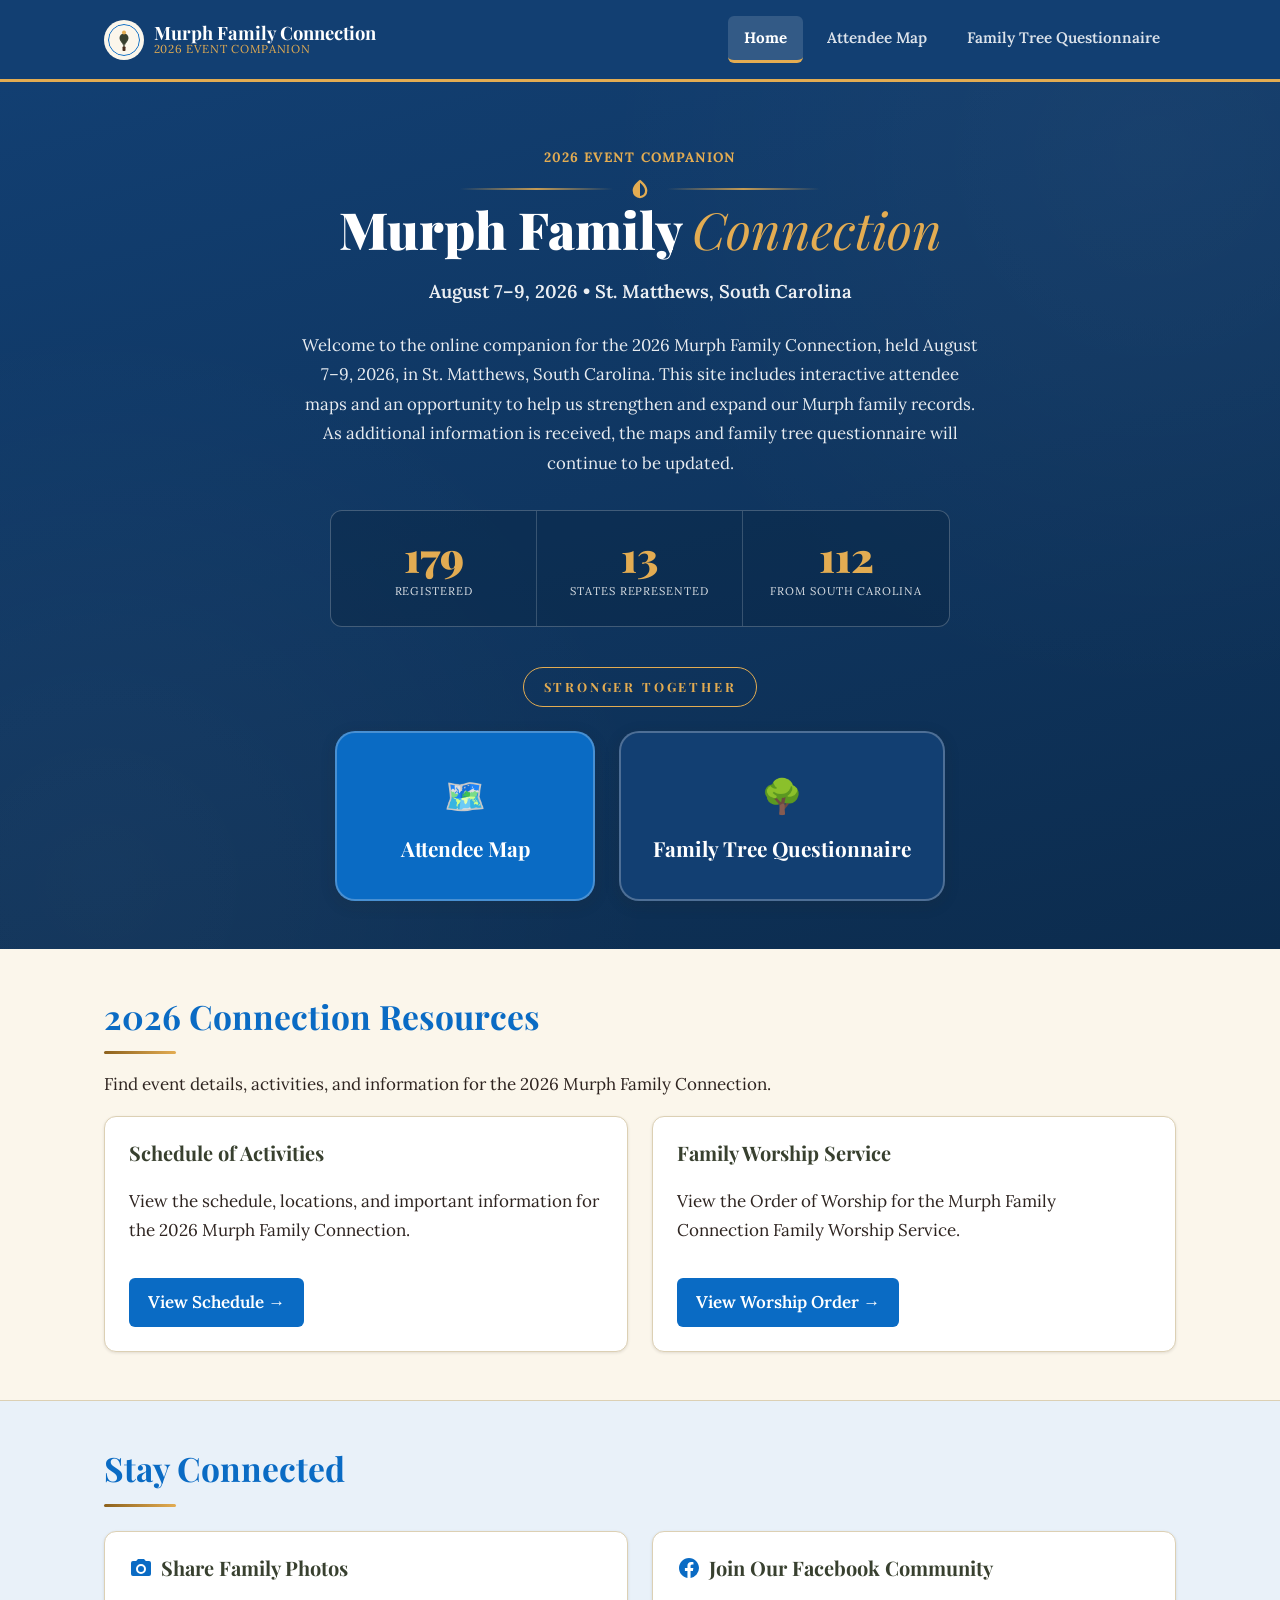
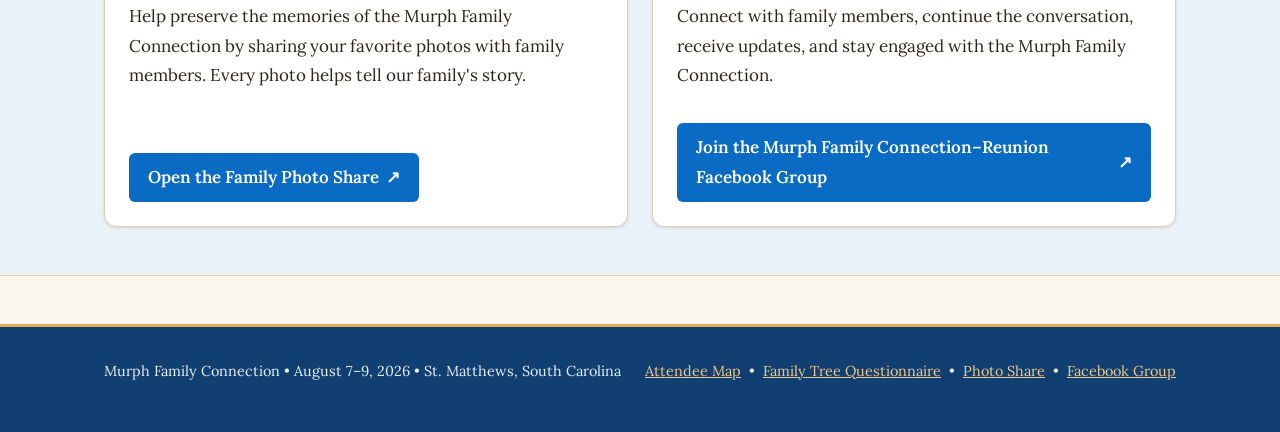
<file: index.html>
<!DOCTYPE html>
<html lang="en">
<head>
<meta charset="UTF-8">
<meta name="viewport" content="width=device-width, initial-scale=1.0">
<title>Murph Family Connection — August 7–9, 2026 | St. Matthews, SC</title>
<meta name="description" content="Online companion for the 2026 Murph Family Connection in St. Matthews, South Carolina. Explore attendee maps and complete the Murph family tree questionnaire.">
<link rel="icon" href="assets/images/murph-mark.svg" type="image/svg+xml">
<link rel="preconnect" href="https://fonts.googleapis.com">
<link rel="preconnect" href="https://fonts.gstatic.com" crossorigin>
<link href="https://fonts.googleapis.com/css2?family=Playfair+Display:ital,wght@0,400;0,700;0,900;1,400&family=Lora:ital,wght@0,400;0,600;1,400&display=swap" rel="stylesheet">
<link rel="stylesheet" href="assets/css/styles.css">
</head>
<body>
<a class="skip-link" href="#main">Skip to main content</a>

<div id="site-header"></div>

<main id="main">
<section class="hero">
<div class="container">
<p class="hero__eyebrow">2026 Event Companion</p>

<div class="leaf-divider" role="presentation">
<hr class="leaf-divider__line">
<svg class="leaf-divider__icon" viewBox="0 0 24 24" fill="currentColor" aria-hidden="true">
<path d="M12 2c-4 3-8 7-8 12a8 8 0 0 0 8 8 8 8 0 0 0 8-8c0-5-4-9-8-12zm0 3.2c2.9 2.4 5.5 5.3 5.5 8.8A5.5 5.5 0 0 1 12 19.5V5.2z"/>
</svg>
<hr class="leaf-divider__line">
</div>

<h1>Murph Family <em class="accent">Connection</em></h1>
<p class="hero__subtitle">August 7–9, 2026 &bull; St. Matthews, South Carolina</p>

<p class="hero__body">
Welcome to the online companion for the 2026 Murph Family Connection, held August 7–9, 2026,
in St. Matthews, South Carolina. This site includes interactive attendee maps and an opportunity
to help us strengthen and expand our Murph family records. As additional information is received,
the maps and family tree questionnaire will continue to be updated.
</p>

<div class="hero-stats" id="hero-stats" aria-label="Event registration snapshot">
<div class="hero-stat"><span class="hero-stat__num" id="hero-stat-registered">&nbsp;</span><span class="hero-stat__lbl">Registered</span></div>
<div class="hero-stat"><span class="hero-stat__num" id="hero-stat-states">&nbsp;</span><span class="hero-stat__lbl">States Represented</span></div>
<div class="hero-stat"><span class="hero-stat__num" id="hero-stat-sc">&nbsp;</span><span class="hero-stat__lbl">From South Carolina</span></div>
</div>

<span class="motto-badge">Stronger Together</span>

<div class="button-row">
<a class="big-button big-button--map" href="attendee-map.html">
<span class="big-button__icon" aria-hidden="true">🗺️</span>
Attendee Map
</a>
<a class="big-button big-button--tree" href="family-tree-information.html">
<span class="big-button__icon" aria-hidden="true">🌳</span>
Family Tree Questionnaire
</a>
</div>
</div>
</section>

<section class="section connection-resources">
<div class="container">
<h2>2026 Connection Resources</h2>
<hr class="gold-rule gold-rule--left">
<p>Find event details, activities, and information for the 2026 Murph Family Connection.</p>
<div class="panel-grid">
<div class="card connection-resources__card">
<h3>Schedule of Activities</h3>
<p>View the schedule, locations, and important information for the 2026 Murph Family Connection.</p>
<a class="btn" href="activities.html">View Schedule <span aria-hidden="true">&rarr;</span></a>
</div>
<div class="card connection-resources__card">
<h3>Family Worship Service</h3>
<p>View the Order of Worship for the Murph Family Connection Family Worship Service.</p>
<a class="btn" href="worship-service.html">View Worship Order <span aria-hidden="true">&rarr;</span></a>
</div>
</div>
</div>
</section>

<section class="section section--alt stay-connected">
<div class="container">
<h2>Stay Connected</h2>
<hr class="gold-rule gold-rule--left">
<div class="panel-grid stay-connected__grid">
<div class="card stay-connected__card">
<h3 class="stay-connected__title">
<svg class="stay-connected__icon" viewBox="0 0 24 24" width="24" height="24" fill="currentColor" aria-hidden="true">
<path d="M9 3 7.17 5H4a2 2 0 0 0-2 2v11a2 2 0 0 0 2 2h16a2 2 0 0 0 2-2V7a2 2 0 0 0-2-2h-3.17L15 3H9Zm3 15a5 5 0 1 1 0-10 5 5 0 0 1 0 10Zm0-2a3 3 0 1 0 0-6 3 3 0 0 0 0 6Z"/>
</svg>
Share Family Photos
</h3>
<p>Help preserve the memories of the Murph Family Connection by sharing your favorite photos with family members. Every photo helps tell our family's story.</p>
<a class="btn stay-connected__btn" href="https://join.photocircleapp.com/MEYJ2RMRG1?src=qr" target="_blank" rel="noopener noreferrer">
Open the Family Photo Share
<span aria-hidden="true">↗</span>
</a>
</div>
<div class="card stay-connected__card">
<h3 class="stay-connected__title">
<svg class="stay-connected__icon" viewBox="0 0 24 24" width="24" height="24" fill="currentColor" aria-hidden="true">
<path d="M22 12.06C22 6.53 17.5 2 12 2S2 6.53 2 12.06c0 5 3.66 9.15 8.44 9.94v-7.03H7.9v-2.91h2.54V9.85c0-2.5 1.49-3.9 3.77-3.9 1.09 0 2.24.2 2.24.2v2.46h-1.26c-1.24 0-1.63.77-1.63 1.56v1.87h2.78l-.44 2.91h-2.34v7.03A10.06 10.06 0 0 0 22 12.06z"/>
</svg>
Join Our Facebook Community
</h3>
<p>Connect with family members, continue the conversation, receive updates, and stay engaged with the Murph Family Connection.</p>
<a class="btn stay-connected__btn" href="https://www.facebook.com/groups/2362930437506562" target="_blank" rel="noopener noreferrer">
Join the Murph Family Connection–Reunion Facebook Group
<span aria-hidden="true">↗</span>
</a>
</div>
</div>
</div>
</section>

</main>

<div id="site-footer"></div>

<script type="module" src="assets/js/pages/home.js"></script>
</body>
</html>
</file>
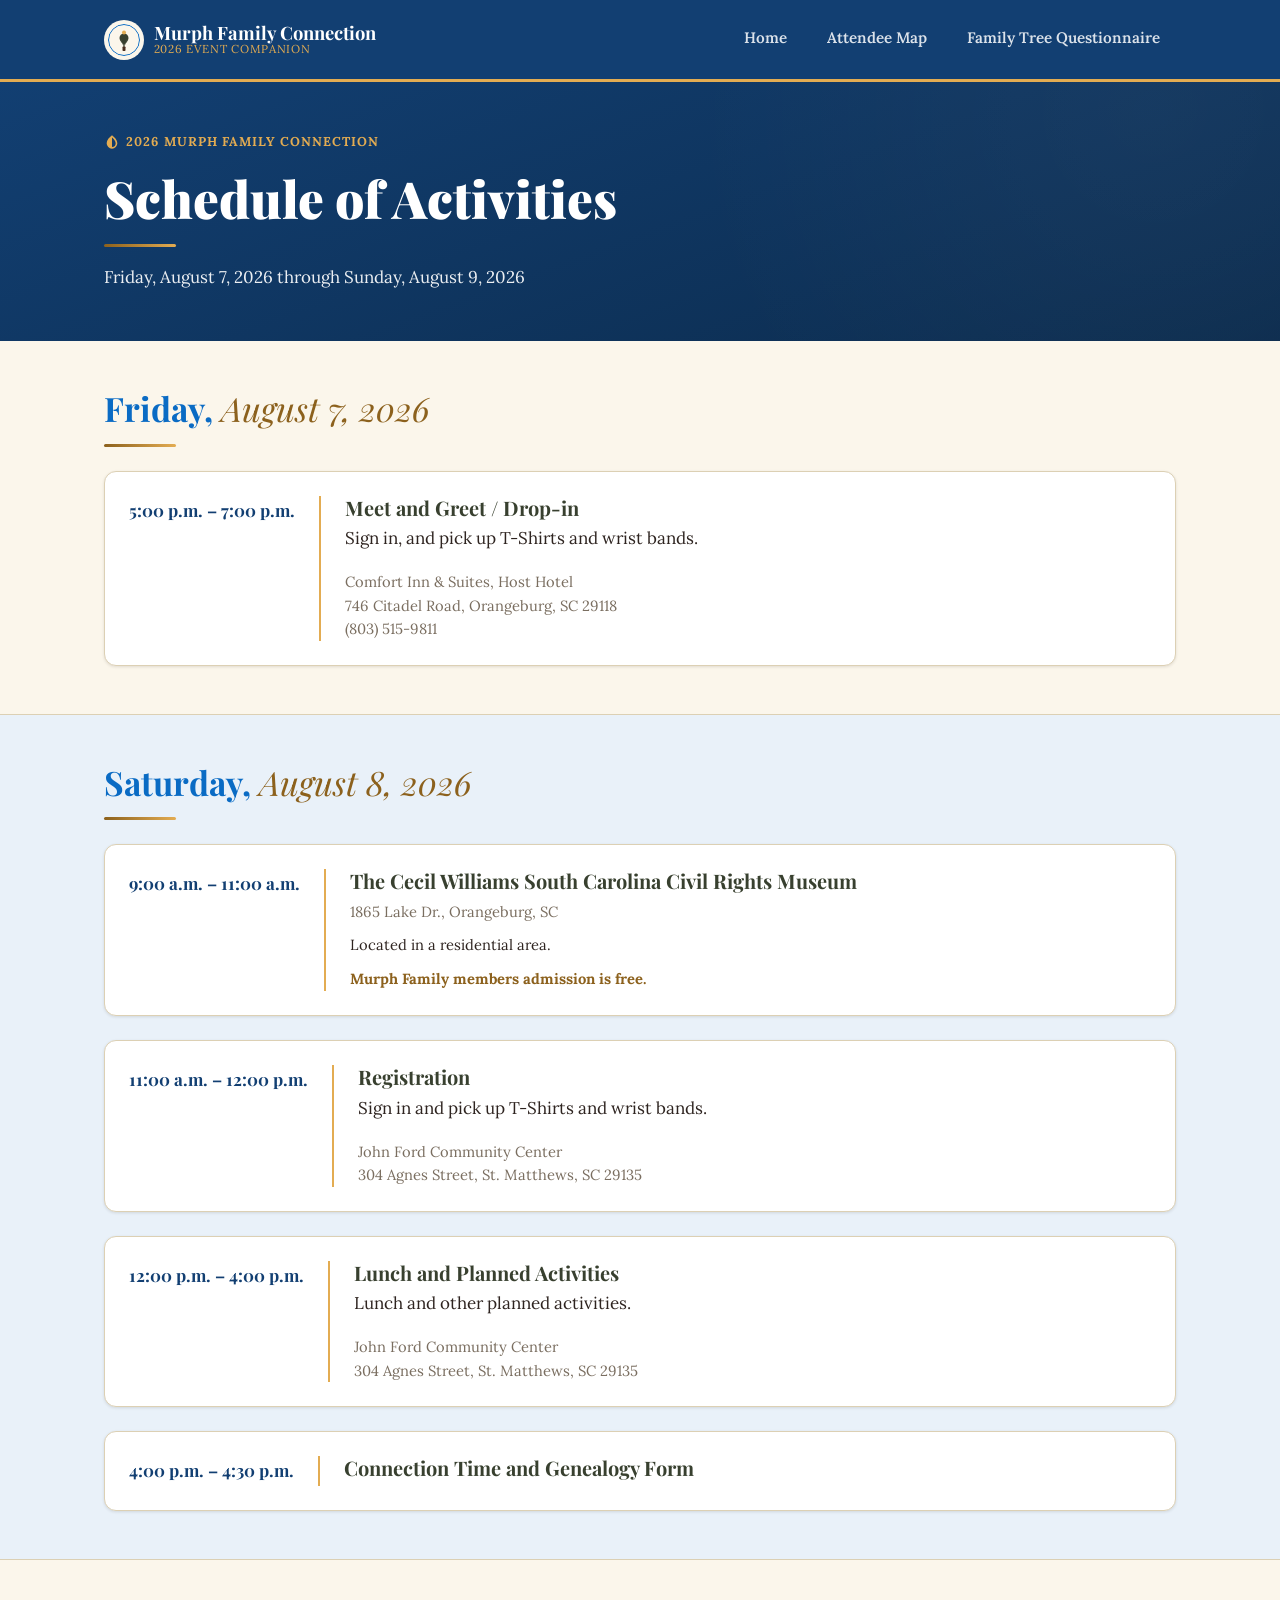
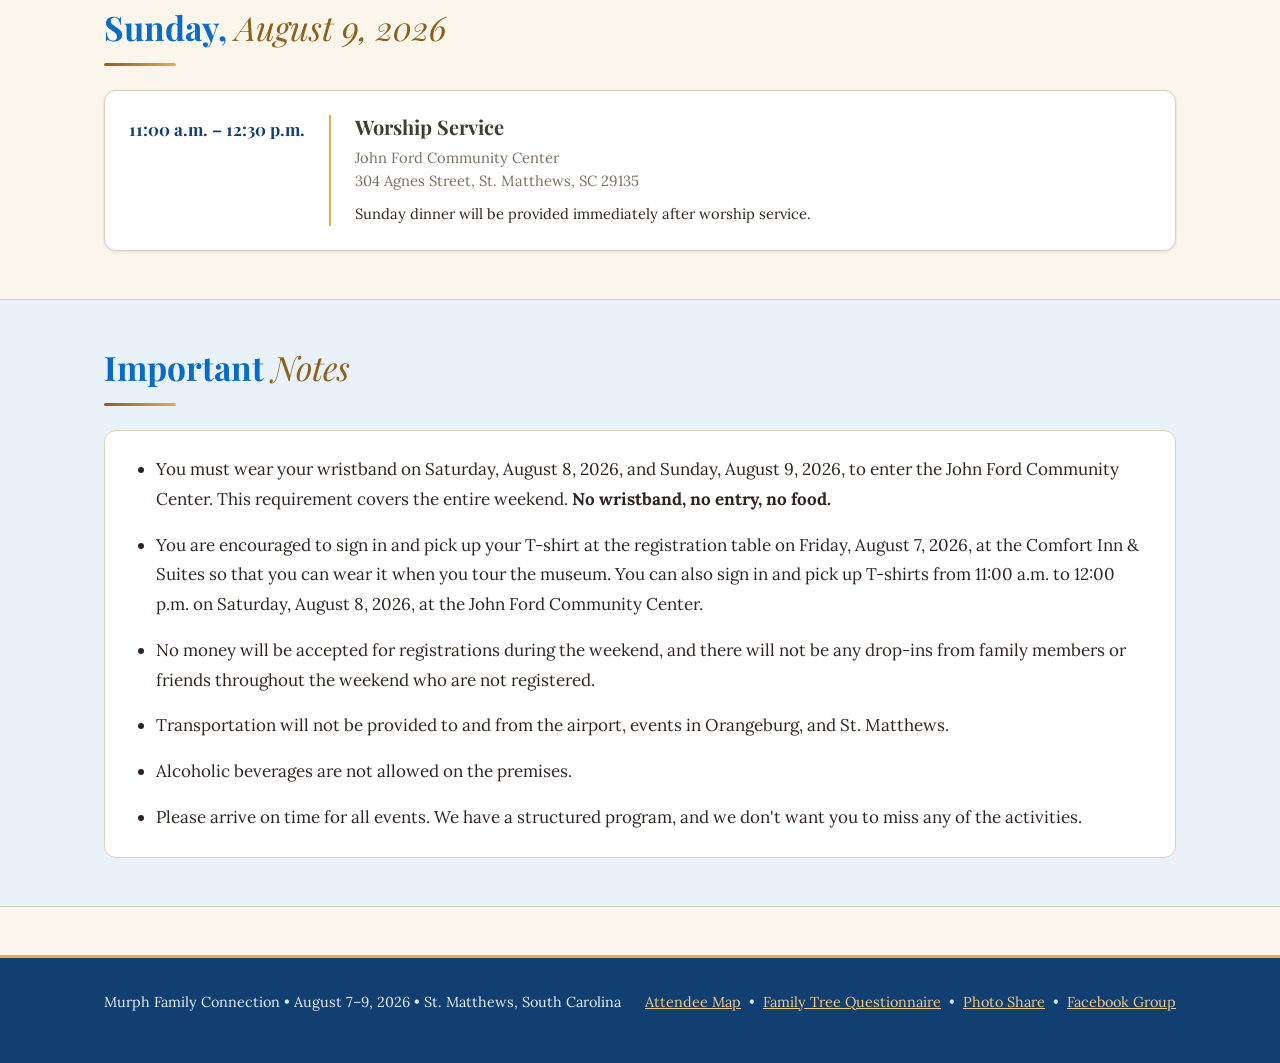
<file: activities.html>
<!DOCTYPE html>
<html lang="en">
<head>
<meta charset="UTF-8">
<meta name="viewport" content="width=device-width, initial-scale=1.0">
<title>Schedule of Activities — Murph Family Connection 2026</title>
<meta name="description" content="Schedule of activities for the 2026 Murph Family Connection, August 7–9, 2026 in St. Matthews and Orangeburg, South Carolina.">
<link rel="icon" href="assets/images/murph-mark.svg" type="image/svg+xml">
<link rel="preconnect" href="https://fonts.googleapis.com">
<link rel="preconnect" href="https://fonts.gstatic.com" crossorigin>
<link href="https://fonts.googleapis.com/css2?family=Playfair+Display:ital,wght@0,400;0,700;0,900;1,400&family=Lora:ital,wght@0,400;0,600;1,400&display=swap" rel="stylesheet">
<link rel="stylesheet" href="assets/css/styles.css">
</head>
<body>
<a class="skip-link" href="#main">Skip to main content</a>

<div id="site-header"></div>

<main id="main">
<section class="page-header">
<div class="container">
<p class="section-eyebrow">
<svg viewBox="0 0 24 24" fill="currentColor" aria-hidden="true"><path d="M12 2c-4 3-8 7-8 12a8 8 0 0 0 8 8 8 8 0 0 0 8-8c0-5-4-9-8-12zm0 3.2c2.9 2.4 5.5 5.3 5.5 8.8A5.5 5.5 0 0 1 12 19.5V5.2z"/></svg>
2026 Murph Family Connection
</p>
<h1>Schedule of Activities</h1>
<hr class="gold-rule gold-rule--left">
<p>Friday, August 7, 2026 through Sunday, August 9, 2026</p>
</div>
</section>

<section class="section">
<div class="container">
<h2>Friday, <em class="accent">August 7, 2026</em></h2>
<hr class="gold-rule gold-rule--left">
<div class="timeline">
<div class="timeline-item">
<div class="timeline-item__time">5:00 p.m. &ndash; 7:00 p.m.</div>
<div class="timeline-item__body">
<h3 class="timeline-item__title">Meet and Greet / Drop-in</h3>
<p>Sign in, and pick up T-Shirts and wrist bands.</p>
<p class="timeline-item__location">
Comfort Inn &amp; Suites, Host Hotel<br>
746 Citadel Road, Orangeburg, SC 29118<br>
(803) 515-9811
</p>
</div>
</div>
</div>
</div>
</section>

<section class="section section--alt">
<div class="container">
<h2>Saturday, <em class="accent">August 8, 2026</em></h2>
<hr class="gold-rule gold-rule--left">
<div class="timeline">
<div class="timeline-item">
<div class="timeline-item__time">9:00 a.m. &ndash; 11:00 a.m.</div>
<div class="timeline-item__body">
<h3 class="timeline-item__title">The Cecil Williams South Carolina Civil Rights Museum</h3>
<p class="timeline-item__location">1865 Lake Dr., Orangeburg, SC</p>
<p class="timeline-item__note">Located in a residential area.</p>
<p class="timeline-item__note timeline-item__note--emphasis">Murph Family members admission is free.</p>
</div>
</div>
<div class="timeline-item">
<div class="timeline-item__time">11:00 a.m. &ndash; 12:00 p.m.</div>
<div class="timeline-item__body">
<h3 class="timeline-item__title">Registration</h3>
<p>Sign in and pick up T-Shirts and wrist bands.</p>
<p class="timeline-item__location">John Ford Community Center<br>304 Agnes Street, St. Matthews, SC 29135</p>
</div>
</div>
<div class="timeline-item">
<div class="timeline-item__time">12:00 p.m. &ndash; 4:00 p.m.</div>
<div class="timeline-item__body">
<h3 class="timeline-item__title">Lunch and Planned Activities</h3>
<p>Lunch and other planned activities.</p>
<p class="timeline-item__location">John Ford Community Center<br>304 Agnes Street, St. Matthews, SC 29135</p>
</div>
</div>
<div class="timeline-item">
<div class="timeline-item__time">4:00 p.m. &ndash; 4:30 p.m.</div>
<div class="timeline-item__body">
<h3 class="timeline-item__title">Connection Time and Genealogy Form</h3>
</div>
</div>
</div>
</div>
</section>

<section class="section">
<div class="container">
<h2>Sunday, <em class="accent">August 9, 2026</em></h2>
<hr class="gold-rule gold-rule--left">
<div class="timeline">
<div class="timeline-item">
<div class="timeline-item__time">11:00 a.m. &ndash; 12:30 p.m.</div>
<div class="timeline-item__body">
<h3 class="timeline-item__title">Worship Service</h3>
<p class="timeline-item__location">John Ford Community Center<br>304 Agnes Street, St. Matthews, SC 29135</p>
<p class="timeline-item__note">Sunday dinner will be provided immediately after worship service.</p>
</div>
</div>
</div>
</div>
</section>

<section class="section section--alt">
<div class="container">
<h2>Important <em class="accent">Notes</em></h2>
<hr class="gold-rule gold-rule--left">
<div class="notes-box">
<ul class="notes-list">
<li>You must wear your wristband on Saturday, August 8, 2026, and Sunday, August 9, 2026, to enter the John Ford Community Center. This requirement covers the entire weekend. <strong>No wristband, no entry, no food.</strong></li>
<li>You are encouraged to sign in and pick up your T-shirt at the registration table on Friday, August 7, 2026, at the Comfort Inn &amp; Suites so that you can wear it when you tour the museum. You can also sign in and pick up T-shirts from 11:00 a.m. to 12:00 p.m. on Saturday, August 8, 2026, at the John Ford Community Center.</li>
<li>No money will be accepted for registrations during the weekend, and there will not be any drop-ins from family members or friends throughout the weekend who are not registered.</li>
<li>Transportation will not be provided to and from the airport, events in Orangeburg, and St. Matthews.</li>
<li>Alcoholic beverages are not allowed on the premises.</li>
<li>Please arrive on time for all events. We have a structured program, and we don't want you to miss any of the activities.</li>
</ul>
</div>
</div>
</section>

</main>

<div id="site-footer"></div>

<script type="module" src="assets/js/pages/activities.js"></script>
</body>
</html>
</file>
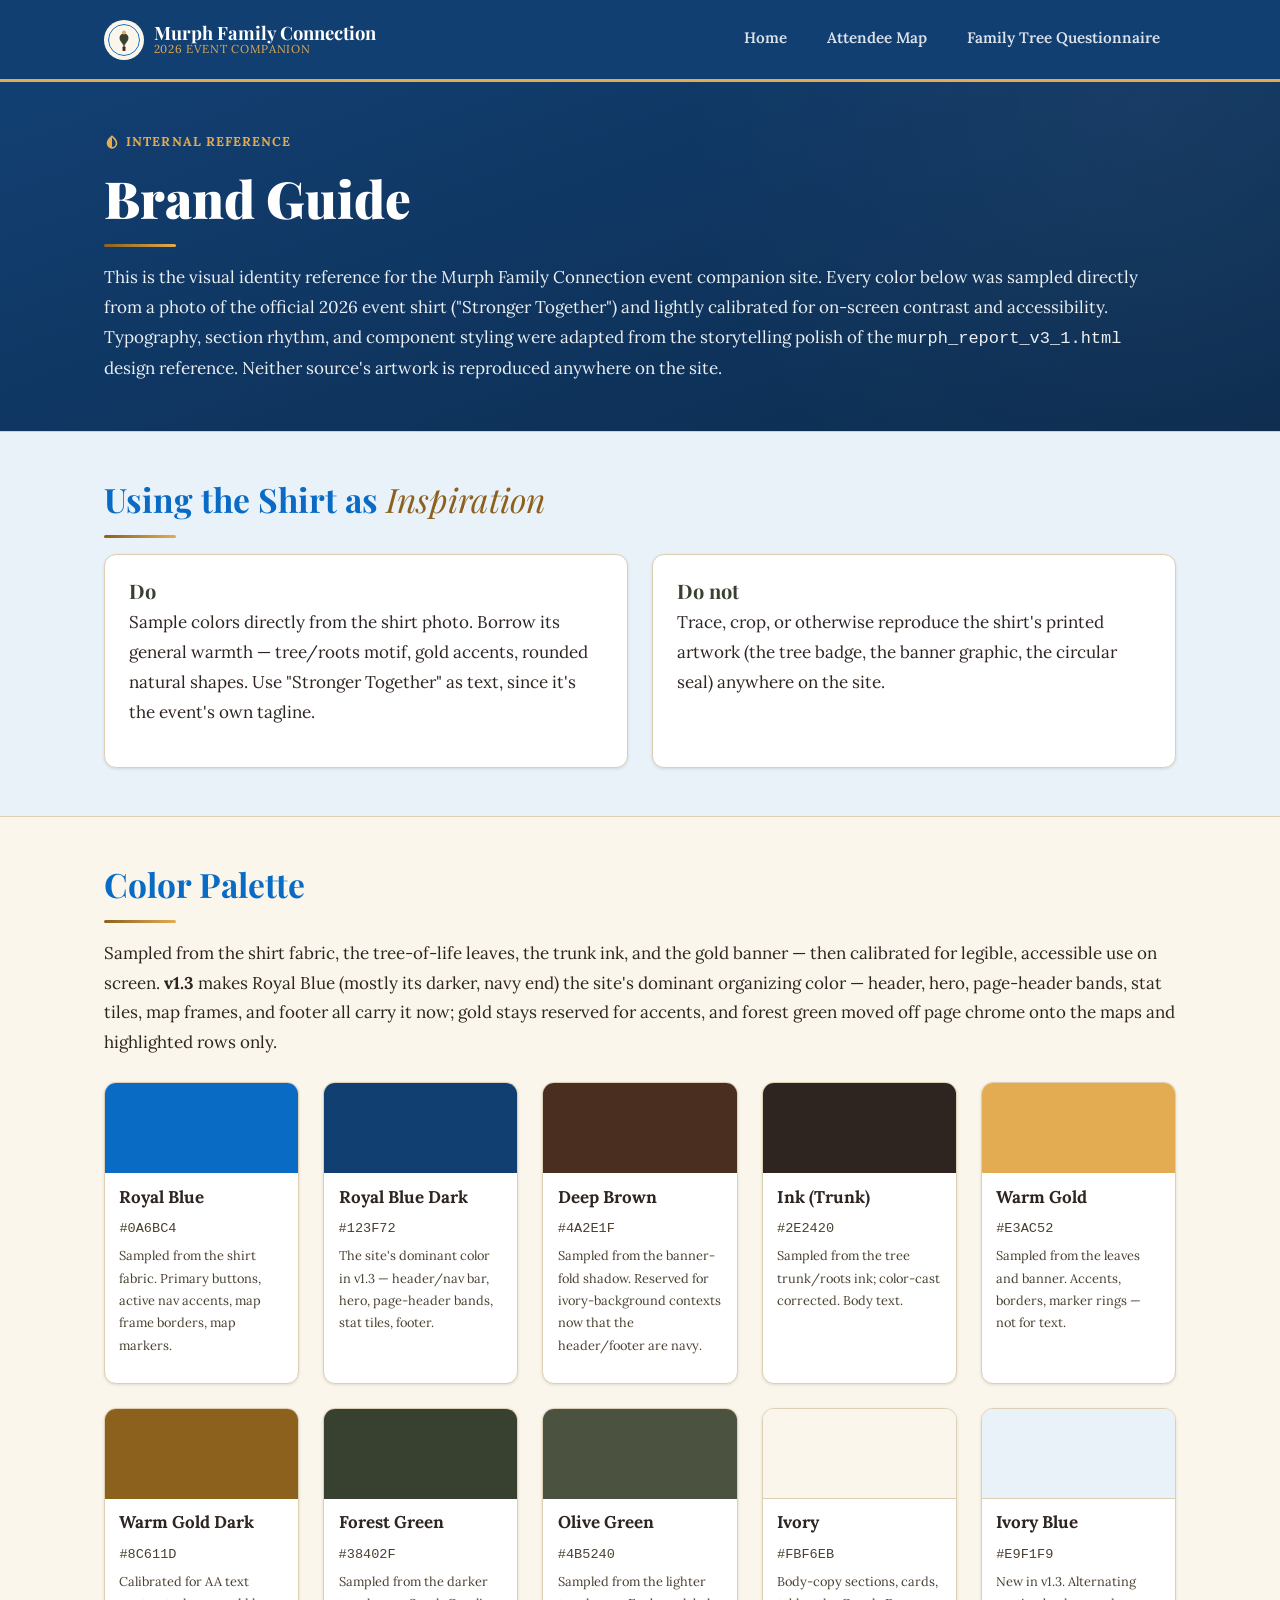
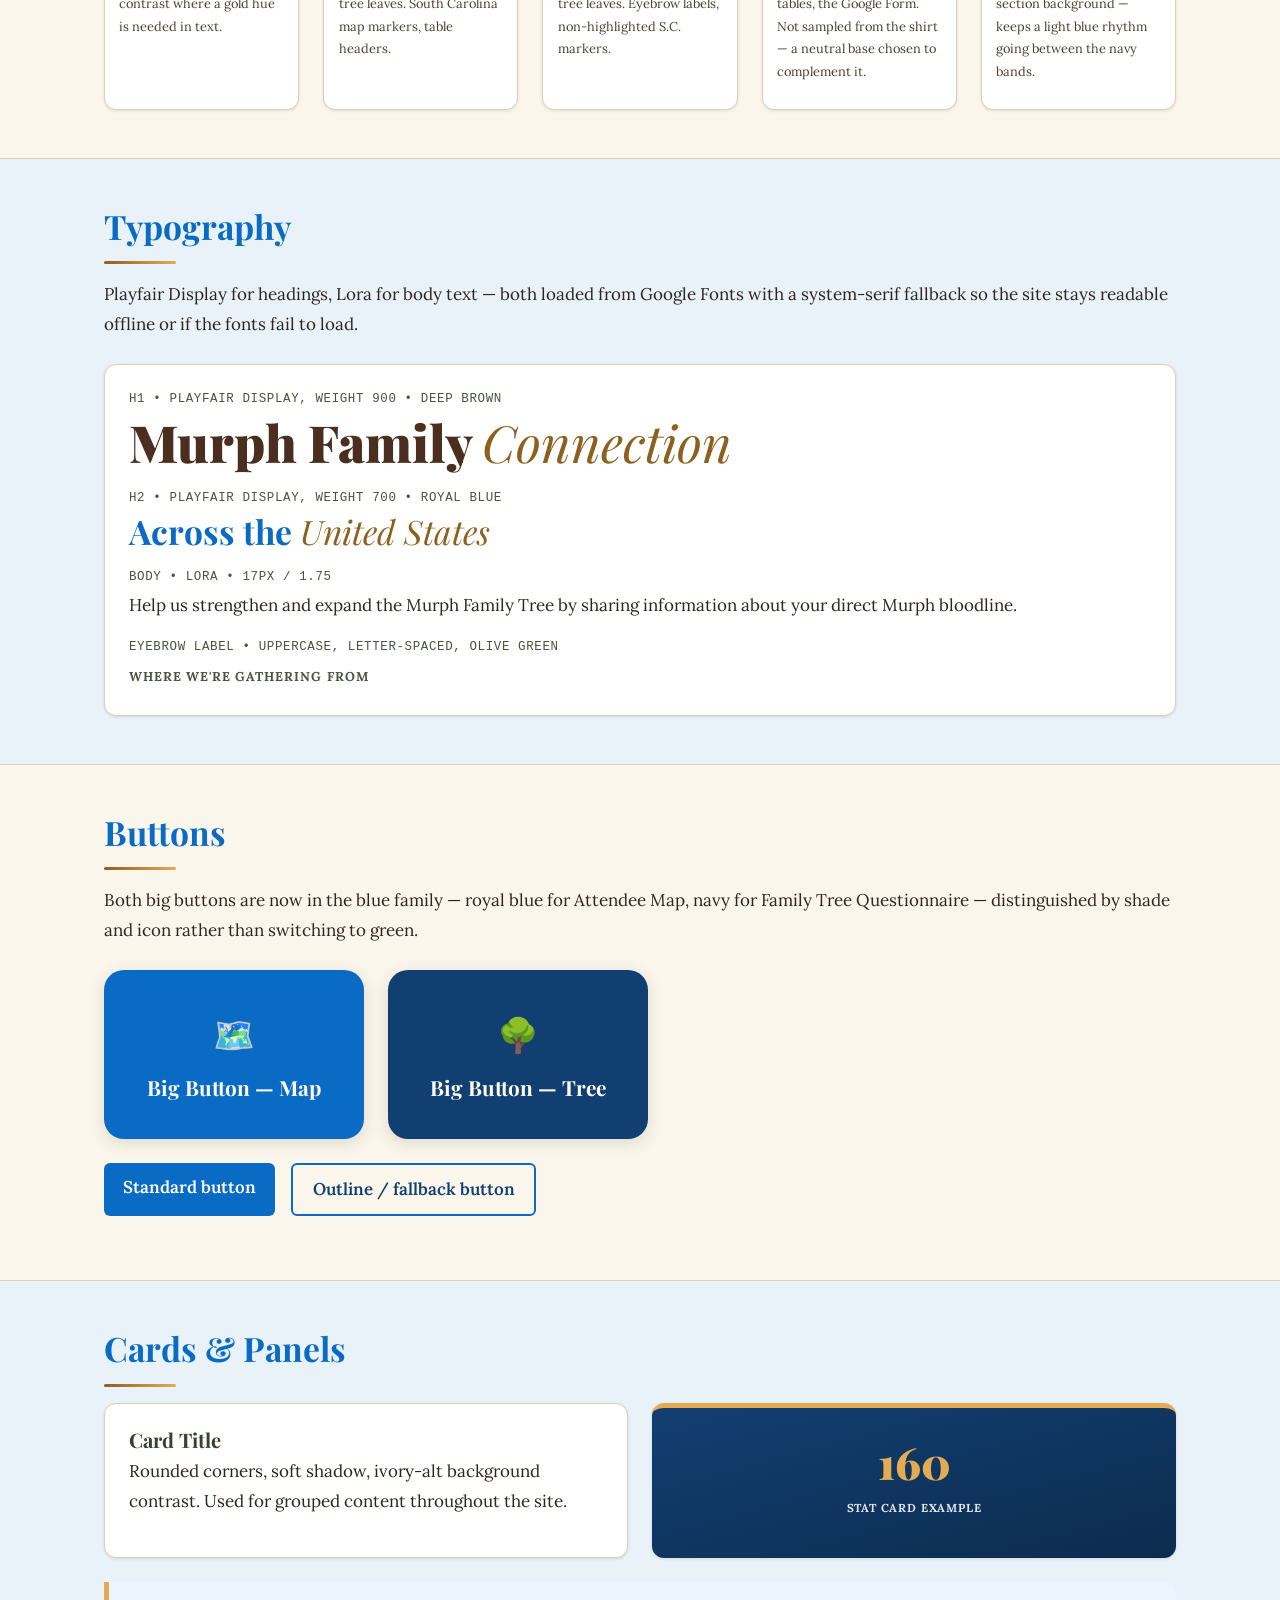
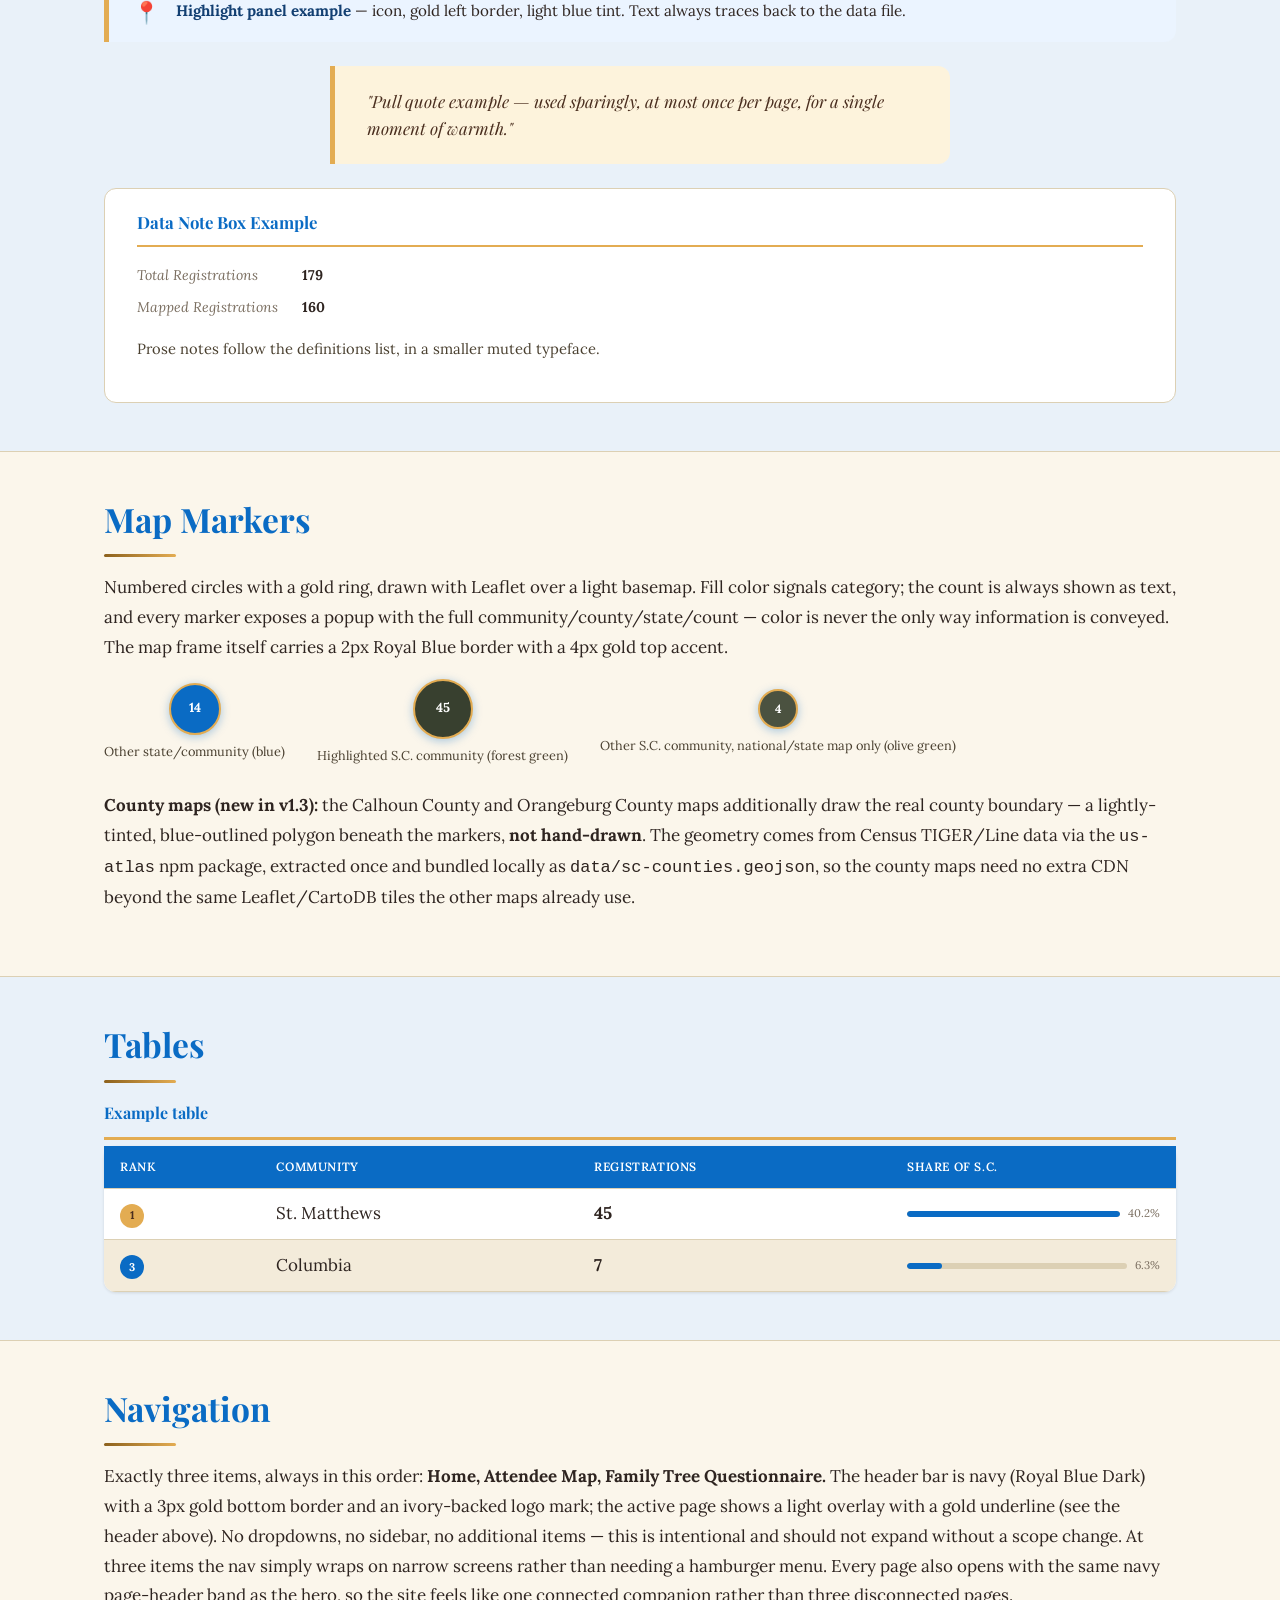
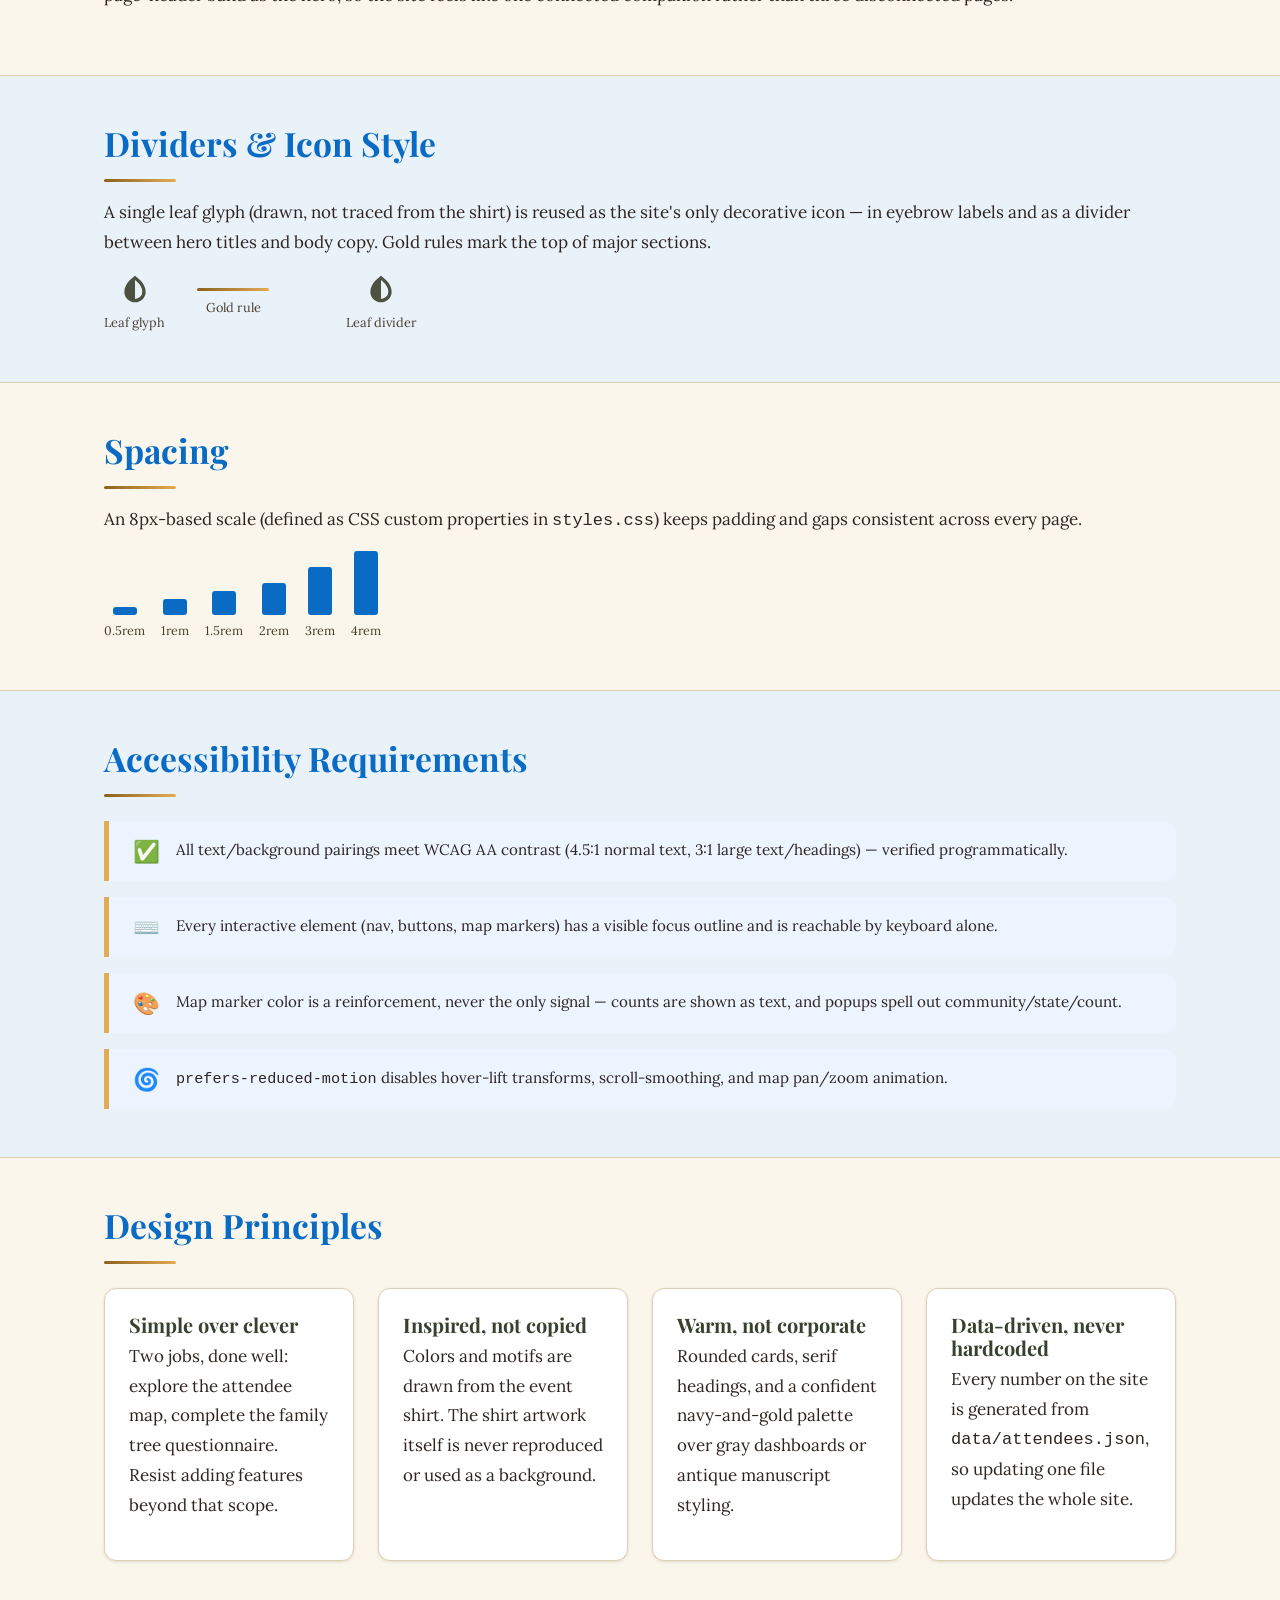
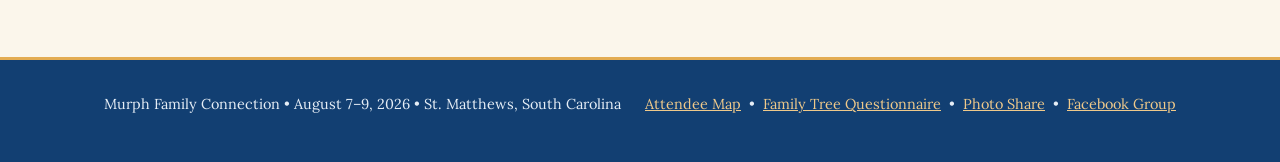
<file: brand-guide.html>
<!DOCTYPE html>
<html lang="en">
<head>
<meta charset="UTF-8">
<meta name="viewport" content="width=device-width, initial-scale=1.0">
<title>Brand Guide — Murph Family Connection</title>
<meta name="description" content="Visual identity reference for the Murph Family Connection event companion site, sampled from the 2026 event shirt.">
<link rel="icon" href="assets/images/murph-mark.svg" type="image/svg+xml">
<link rel="preconnect" href="https://fonts.googleapis.com">
<link rel="preconnect" href="https://fonts.gstatic.com" crossorigin>
<link href="https://fonts.googleapis.com/css2?family=Playfair+Display:ital,wght@0,400;0,700;0,900;1,400&family=Lora:ital,wght@0,400;0,600;1,400&display=swap" rel="stylesheet">
<link rel="stylesheet" href="assets/css/styles.css">
</head>
<body>
<a class="skip-link" href="#main">Skip to main content</a>

<div id="site-header"></div>

<main id="main">
  <section class="page-header">
    <div class="container">
      <p class="section-eyebrow">
        <svg viewBox="0 0 24 24" fill="currentColor" aria-hidden="true"><path d="M12 2c-4 3-8 7-8 12a8 8 0 0 0 8 8 8 8 0 0 0 8-8c0-5-4-9-8-12zm0 3.2c2.9 2.4 5.5 5.3 5.5 8.8A5.5 5.5 0 0 1 12 19.5V5.2z"/></svg>
        Internal Reference
      </p>
      <h1>Brand Guide</h1>
      <hr class="gold-rule gold-rule--left">
      <p>
        This is the visual identity reference for the Murph Family Connection event companion site.
        Every color below was sampled directly from a photo of the official 2026 event shirt
        ("Stronger Together") and lightly calibrated for on-screen contrast and accessibility.
        Typography, section rhythm, and component styling were adapted from the storytelling polish
        of the <code>murph_report_v3_1.html</code> design reference. Neither source's artwork is
        reproduced anywhere on the site.
      </p>
    </div>
  </section>

  <section class="section section--alt">
    <div class="container">
      <h2>Using the Shirt as <em class="accent">Inspiration</em></h2>
      <hr class="gold-rule gold-rule--left">
      <div class="panel-grid">
        <div class="card">
          <h3>Do</h3>
          <p>Sample colors directly from the shirt photo. Borrow its general warmth — tree/roots motif, gold accents, rounded natural shapes. Use "Stronger Together" as text, since it's the event's own tagline.</p>
        </div>
        <div class="card">
          <h3>Do not</h3>
          <p>Trace, crop, or otherwise reproduce the shirt's printed artwork (the tree badge, the banner graphic, the circular seal) anywhere on the site.</p>
        </div>
      </div>
    </div>
  </section>

  <section class="section">
    <div class="container">
      <h2>Color Palette</h2>
      <hr class="gold-rule gold-rule--left">
      <p>Sampled from the shirt fabric, the tree-of-life leaves, the trunk ink, and the gold banner &mdash; then calibrated for legible, accessible use on screen. <strong>v1.3</strong> makes Royal Blue (mostly its darker, navy end) the site's dominant organizing color &mdash; header, hero, page-header bands, stat tiles, map frames, and footer all carry it now; gold stays reserved for accents, and forest green moved off page chrome onto the maps and highlighted rows only.</p>
      <div class="swatch-grid">
        <div class="swatch">
          <div class="swatch__chip" style="background-color:#0A6BC4;"></div>
          <div class="swatch__meta">
            <span class="swatch__name">Royal Blue</span>
            <span class="swatch__hex">#0A6BC4</span>
            <p class="swatch__note">Sampled from the shirt fabric. Primary buttons, active nav accents, map frame borders, map markers.</p>
          </div>
        </div>
        <div class="swatch">
          <div class="swatch__chip" style="background-color:#123F72;"></div>
          <div class="swatch__meta">
            <span class="swatch__name">Royal Blue Dark</span>
            <span class="swatch__hex">#123F72</span>
            <p class="swatch__note">The site's dominant color in v1.3 &mdash; header/nav bar, hero, page-header bands, stat tiles, footer.</p>
          </div>
        </div>
        <div class="swatch">
          <div class="swatch__chip" style="background-color:#4A2E1F;"></div>
          <div class="swatch__meta">
            <span class="swatch__name">Deep Brown</span>
            <span class="swatch__hex">#4A2E1F</span>
            <p class="swatch__note">Sampled from the banner-fold shadow. Reserved for ivory-background contexts now that the header/footer are navy.</p>
          </div>
        </div>
        <div class="swatch">
          <div class="swatch__chip" style="background-color:#2E2420;"></div>
          <div class="swatch__meta">
            <span class="swatch__name">Ink (Trunk)</span>
            <span class="swatch__hex">#2E2420</span>
            <p class="swatch__note">Sampled from the tree trunk/roots ink; color-cast corrected. Body text.</p>
          </div>
        </div>
        <div class="swatch">
          <div class="swatch__chip" style="background-color:#E3AC52;"></div>
          <div class="swatch__meta">
            <span class="swatch__name">Warm Gold</span>
            <span class="swatch__hex">#E3AC52</span>
            <p class="swatch__note">Sampled from the leaves and banner. Accents, borders, marker rings &mdash; not for text.</p>
          </div>
        </div>
        <div class="swatch">
          <div class="swatch__chip" style="background-color:#8C611D;"></div>
          <div class="swatch__meta">
            <span class="swatch__name">Warm Gold Dark</span>
            <span class="swatch__hex">#8C611D</span>
            <p class="swatch__note">Calibrated for AA text contrast where a gold hue is needed in text.</p>
          </div>
        </div>
        <div class="swatch">
          <div class="swatch__chip" style="background-color:#38402F;"></div>
          <div class="swatch__meta">
            <span class="swatch__name">Forest Green</span>
            <span class="swatch__hex">#38402F</span>
            <p class="swatch__note">Sampled from the darker tree leaves. South Carolina map markers, table headers.</p>
          </div>
        </div>
        <div class="swatch">
          <div class="swatch__chip" style="background-color:#4B5240;"></div>
          <div class="swatch__meta">
            <span class="swatch__name">Olive Green</span>
            <span class="swatch__hex">#4B5240</span>
            <p class="swatch__note">Sampled from the lighter tree leaves. Eyebrow labels, non-highlighted S.C. markers.</p>
          </div>
        </div>
        <div class="swatch">
          <div class="swatch__chip" style="background-color:#FBF6EB; border-bottom:1px solid #DCD0B4;"></div>
          <div class="swatch__meta">
            <span class="swatch__name">Ivory</span>
            <span class="swatch__hex">#FBF6EB</span>
            <p class="swatch__note">Body-copy sections, cards, tables, the Google Form. Not sampled from the shirt &mdash; a neutral base chosen to complement it.</p>
          </div>
        </div>
        <div class="swatch">
          <div class="swatch__chip" style="background-color:#E9F1F9; border-bottom:1px solid #DCD0B4;"></div>
          <div class="swatch__meta">
            <span class="swatch__name">Ivory Blue</span>
            <span class="swatch__hex">#E9F1F9</span>
            <p class="swatch__note">New in v1.3. Alternating section background &mdash; keeps a light blue rhythm going between the navy bands.</p>
          </div>
        </div>
      </div>
    </div>
  </section>

  <section class="section section--alt">
    <div class="container">
      <h2>Typography</h2>
      <hr class="gold-rule gold-rule--left">
      <p>Playfair Display for headings, Lora for body text &mdash; both loaded from Google Fonts with a system-serif fallback so the site stays readable offline or if the fonts fail to load.</p>
      <div class="card" style="margin-top: var(--space-3);">
        <div class="type-sample">
          <span class="type-sample__label">H1 &bull; Playfair Display, weight 900 &bull; Deep Brown</span>
          <h1 style="margin:0;">Murph Family <em class="accent">Connection</em></h1>
        </div>
        <div class="type-sample">
          <span class="type-sample__label">H2 &bull; Playfair Display, weight 700 &bull; Royal Blue</span>
          <h2 style="margin:0;">Across the <em class="accent">United States</em></h2>
        </div>
        <div class="type-sample">
          <span class="type-sample__label">Body &bull; Lora &bull; 17px / 1.75</span>
          <p style="margin:0;">Help us strengthen and expand the Murph Family Tree by sharing information about your direct Murph bloodline.</p>
        </div>
        <div class="type-sample" style="margin-bottom:0;">
          <span class="type-sample__label">Eyebrow label &bull; uppercase, letter-spaced, olive green</span>
          <p class="section-eyebrow" style="margin:0;">Where We're Gathering From</p>
        </div>
      </div>
    </div>
  </section>

  <section class="section">
    <div class="container">
      <h2>Buttons</h2>
      <hr class="gold-rule gold-rule--left">
      <p>Both big buttons are now in the blue family — royal blue for Attendee Map, navy for Family Tree Questionnaire — distinguished by shade and icon rather than switching to green.</p>
      <div class="button-row" style="justify-content:flex-start;">
        <a class="big-button big-button--map" href="#" onclick="return false;">
          <span class="big-button__icon" aria-hidden="true">🗺️</span>
          Big Button — Map
        </a>
        <a class="big-button big-button--tree" href="#" onclick="return false;">
          <span class="big-button__icon" aria-hidden="true">🌳</span>
          Big Button — Tree
        </a>
      </div>
      <p style="margin-top: var(--space-3); display:flex; gap: 1rem; flex-wrap: wrap;">
        <a class="btn" href="#" onclick="return false;">Standard button</a>
        <a class="btn btn--outline" href="#" onclick="return false;">Outline / fallback button</a>
      </p>
    </div>
  </section>

  <section class="section section--alt">
    <div class="container">
      <h2>Cards &amp; Panels</h2>
      <hr class="gold-rule gold-rule--left">
      <div class="panel-grid" style="margin-bottom: var(--space-3);">
        <div class="card">
          <h3>Card Title</h3>
          <p>Rounded corners, soft shadow, ivory-alt background contrast. Used for grouped content throughout the site.</p>
        </div>
        <div class="stat-tile">
          <span class="stat-tile__value">160</span>
          <span class="stat-tile__label">Stat Card Example</span>
        </div>
      </div>
      <ul class="highlight-list" style="margin-top:0;">
        <li><span class="hi-ico" aria-hidden="true">📍</span><span class="hi-txt"><strong>Highlight panel example</strong> &mdash; icon, gold left border, light blue tint. Text always traces back to the data file.</span></li>
      </ul>
      <div class="pull-quote">"Pull quote example &mdash; used sparingly, at most once per page, for a single moment of warmth."</div>
      <div class="notes-box">
        <h3>Data Note Box Example</h3>
        <dl class="notes-dl">
          <dt>Total Registrations</dt><dd>179</dd>
          <dt>Mapped Registrations</dt><dd>160</dd>
        </dl>
        <p class="notes-prose">Prose notes follow the definitions list, in a smaller muted typeface.</p>
      </div>
    </div>
  </section>

  <section class="section">
    <div class="container">
      <h2>Map Markers</h2>
      <hr class="gold-rule gold-rule--left">
      <p>Numbered circles with a gold ring, drawn with Leaflet over a light basemap. Fill color signals category; the count is always shown as text, and every marker exposes a popup with the full community/county/state/count &mdash; color is never the only way information is conveyed. The map frame itself carries a 2px Royal Blue border with a 4px gold top accent.</p>
      <div class="icon-sample-row">
        <div class="icon-sample">
          <div style="width:52px;height:52px;border-radius:50%;background:#0A6BC4;border:2.5px solid #E3AC52;display:flex;align-items:center;justify-content:center;color:#fff;font-family:'Lora',serif;font-size:13px;font-weight:700;box-shadow:0 2px 10px rgba(10,107,196,.35);">14</div>
          Other state/community (blue)
        </div>
        <div class="icon-sample">
          <div style="width:60px;height:60px;border-radius:50%;background:#38402F;border:2.5px solid #E3AC52;display:flex;align-items:center;justify-content:center;color:#fff;font-family:'Lora',serif;font-size:13px;font-weight:700;box-shadow:0 2px 10px rgba(10,107,196,.35);">45</div>
          Highlighted S.C. community (forest green)
        </div>
        <div class="icon-sample">
          <div style="width:40px;height:40px;border-radius:50%;background:#4B5240;border:2.5px solid #E3AC52;display:flex;align-items:center;justify-content:center;color:#fff;font-family:'Lora',serif;font-size:12px;font-weight:700;box-shadow:0 2px 10px rgba(10,107,196,.35);">4</div>
          Other S.C. community, national/state map only (olive green)
        </div>
      </div>
      <p style="margin-top: var(--space-3);"><strong>County maps (new in v1.3):</strong> the Calhoun County and Orangeburg County maps additionally draw the real county boundary &mdash; a lightly-tinted, blue-outlined polygon beneath the markers, <strong>not hand-drawn</strong>. The geometry comes from Census TIGER/Line data via the <code>us-atlas</code> npm package, extracted once and bundled locally as <code>data/sc-counties.geojson</code>, so the county maps need no extra CDN beyond the same Leaflet/CartoDB tiles the other maps already use.</p>
    </div>
  </section>

  <section class="section section--alt">
    <div class="container">
      <h2>Tables</h2>
      <hr class="gold-rule gold-rule--left">
      <table class="data-table">
        <caption>Example table</caption>
        <thead><tr><th scope="col">Rank</th><th scope="col">Community</th><th scope="col">Registrations</th><th scope="col">Share of S.C.</th></tr></thead>
        <tbody>
          <tr class="is-highlighted">
            <td><span class="rpill rpill--gold">1</span></td><td>St. Matthews</td><td><strong>45</strong></td>
            <td><div class="bar-wrap"><div class="bar-track"><div class="bar-fill" style="width:100%"></div></div><span class="bar-pct">40.2%</span></div></td>
          </tr>
          <tr>
            <td><span class="rpill">3</span></td><td>Columbia</td><td><strong>7</strong></td>
            <td><div class="bar-wrap"><div class="bar-track"><div class="bar-fill" style="width:16%"></div></div><span class="bar-pct">6.3%</span></div></td>
          </tr>
        </tbody>
      </table>
    </div>
  </section>

  <section class="section">
    <div class="container">
      <h2>Navigation</h2>
      <hr class="gold-rule gold-rule--left">
      <p>Exactly three items, always in this order: <strong>Home, Attendee Map, Family Tree Questionnaire.</strong> The header bar is navy (Royal Blue Dark) with a 3px gold bottom border and an ivory-backed logo mark; the active page shows a light overlay with a gold underline (see the header above). No dropdowns, no sidebar, no additional items — this is intentional and should not expand without a scope change. At three items the nav simply wraps on narrow screens rather than needing a hamburger menu. Every page also opens with the same navy page-header band as the hero, so the site feels like one connected companion rather than three disconnected pages.</p>
    </div>
  </section>

  <section class="section section--alt">
    <div class="container">
      <h2>Dividers &amp; Icon Style</h2>
      <hr class="gold-rule gold-rule--left">
      <p>A single leaf glyph (drawn, not traced from the shirt) is reused as the site's only decorative icon &mdash; in eyebrow labels and as a divider between hero titles and body copy. Gold rules mark the top of major sections.</p>
      <div class="icon-sample-row">
        <div class="icon-sample">
          <svg viewBox="0 0 24 24" fill="currentColor" aria-hidden="true"><path d="M12 2c-4 3-8 7-8 12a8 8 0 0 0 8 8 8 8 0 0 0 8-8c0-5-4-9-8-12zm0 3.2c2.9 2.4 5.5 5.3 5.5 8.8A5.5 5.5 0 0 1 12 19.5V5.2z"/></svg>
          Leaf glyph
        </div>
        <div class="icon-sample">
          <hr class="gold-rule" style="margin:0;">
          Gold rule
        </div>
        <div class="icon-sample" style="min-width:160px;">
          <div class="leaf-divider" style="max-width:160px;">
            <hr class="leaf-divider__line">
            <svg class="leaf-divider__icon" viewBox="0 0 24 24" fill="currentColor" aria-hidden="true"><path d="M12 2c-4 3-8 7-8 12a8 8 0 0 0 8 8 8 8 0 0 0 8-8c0-5-4-9-8-12zm0 3.2c2.9 2.4 5.5 5.3 5.5 8.8A5.5 5.5 0 0 1 12 19.5V5.2z"/></svg>
            <hr class="leaf-divider__line">
          </div>
          Leaf divider
        </div>
      </div>
    </div>
  </section>

  <section class="section">
    <div class="container">
      <h2>Spacing</h2>
      <hr class="gold-rule gold-rule--left">
      <p>An 8px-based scale (defined as CSS custom properties in <code>styles.css</code>) keeps padding and gaps consistent across every page.</p>
      <div class="spacing-scale">
        <div class="spacing-scale__item"><div class="spacing-scale__bar" style="height:8px;"></div>0.5rem</div>
        <div class="spacing-scale__item"><div class="spacing-scale__bar" style="height:16px;"></div>1rem</div>
        <div class="spacing-scale__item"><div class="spacing-scale__bar" style="height:24px;"></div>1.5rem</div>
        <div class="spacing-scale__item"><div class="spacing-scale__bar" style="height:32px;"></div>2rem</div>
        <div class="spacing-scale__item"><div class="spacing-scale__bar" style="height:48px;"></div>3rem</div>
        <div class="spacing-scale__item"><div class="spacing-scale__bar" style="height:64px;"></div>4rem</div>
      </div>
    </div>
  </section>

  <section class="section section--alt">
    <div class="container">
      <h2>Accessibility Requirements</h2>
      <hr class="gold-rule gold-rule--left">
      <ul class="highlight-list">
        <li><span class="hi-ico" aria-hidden="true">✅</span><span class="hi-txt">All text/background pairings meet WCAG AA contrast (4.5:1 normal text, 3:1 large text/headings) &mdash; verified programmatically.</span></li>
        <li><span class="hi-ico" aria-hidden="true">⌨️</span><span class="hi-txt">Every interactive element (nav, buttons, map markers) has a visible focus outline and is reachable by keyboard alone.</span></li>
        <li><span class="hi-ico" aria-hidden="true">🎨</span><span class="hi-txt">Map marker color is a reinforcement, never the only signal &mdash; counts are shown as text, and popups spell out community/state/count.</span></li>
        <li><span class="hi-ico" aria-hidden="true">🌀</span><span class="hi-txt"><code>prefers-reduced-motion</code> disables hover-lift transforms, scroll-smoothing, and map pan/zoom animation.</span></li>
      </ul>
    </div>
  </section>

  <section class="section">
    <div class="container">
      <h2>Design Principles</h2>
      <hr class="gold-rule gold-rule--left">
      <div class="principle-grid">
        <div class="card">
          <h3>Simple over clever</h3>
          <p>Two jobs, done well: explore the attendee map, complete the family tree questionnaire. Resist adding features beyond that scope.</p>
        </div>
        <div class="card">
          <h3>Inspired, not copied</h3>
          <p>Colors and motifs are drawn from the event shirt. The shirt artwork itself is never reproduced or used as a background.</p>
        </div>
        <div class="card">
          <h3>Warm, not corporate</h3>
          <p>Rounded cards, serif headings, and a confident navy-and-gold palette over gray dashboards or antique manuscript styling.</p>
        </div>
        <div class="card">
          <h3>Data-driven, never hardcoded</h3>
          <p>Every number on the site is generated from <code>data/attendees.json</code>, so updating one file updates the whole site.</p>
        </div>
      </div>
    </div>
  </section>
</main>

<div id="site-footer"></div>

<script type="module" src="assets/js/pages/brand-guide.js"></script>
</body>
</html>
</file>
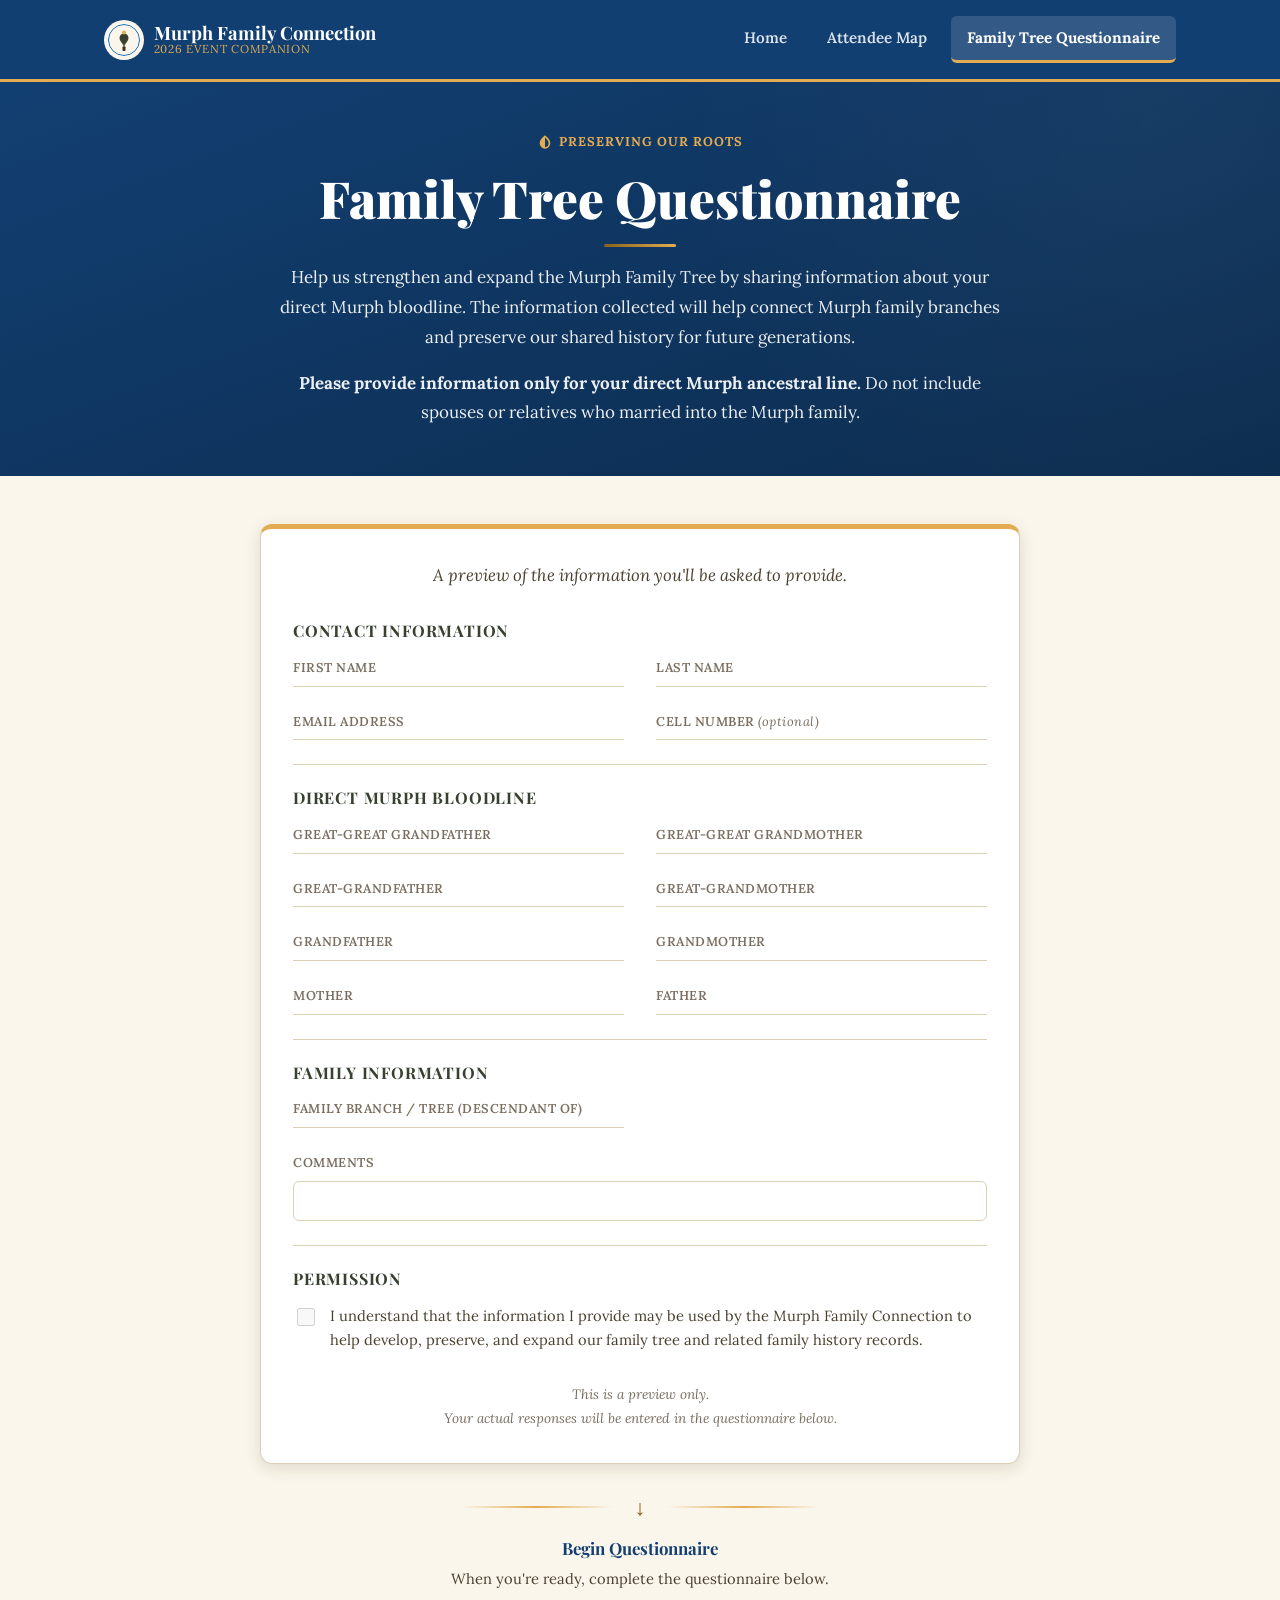
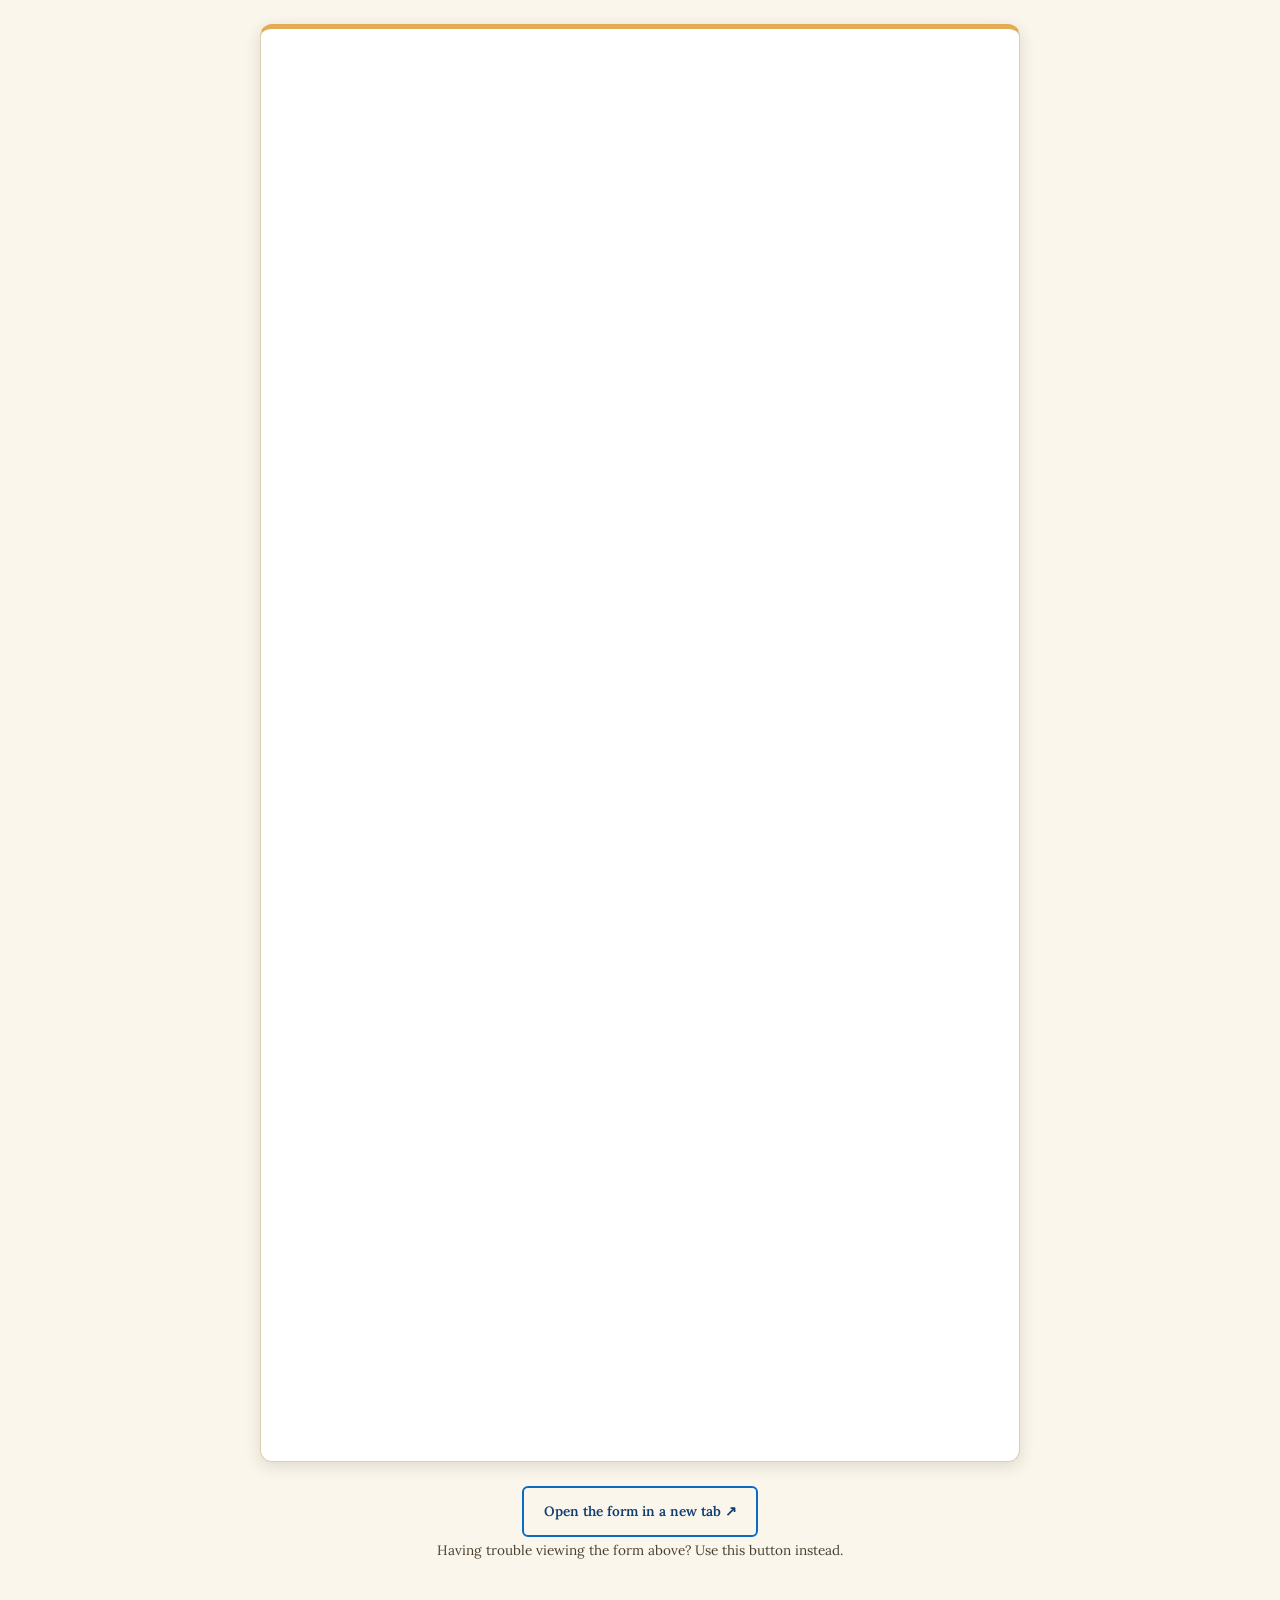
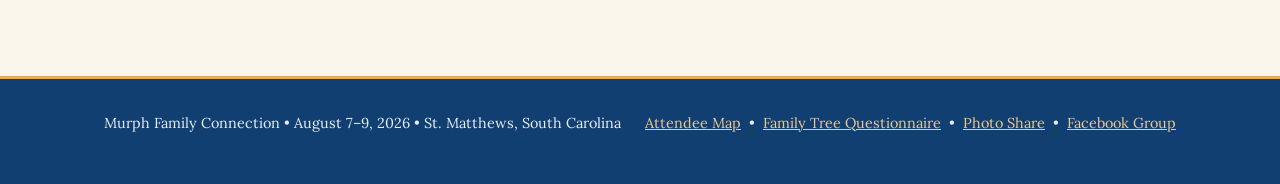
<file: family-tree-information.html>
<!DOCTYPE html>
<html lang="en">
<head>
<meta charset="UTF-8">
<meta name="viewport" content="width=device-width, initial-scale=1.0">
<title>Family Tree Questionnaire — Murph Family Connection 2026</title>
<meta name="description" content="Complete the Murph family tree questionnaire to help strengthen and preserve Murph family history.">
<link rel="icon" href="assets/images/murph-mark.svg" type="image/svg+xml">
<link rel="preconnect" href="https://fonts.googleapis.com">
<link rel="preconnect" href="https://fonts.gstatic.com" crossorigin>
<link href="https://fonts.googleapis.com/css2?family=Playfair+Display:ital,wght@0,400;0,700;0,900;1,400&family=Lora:ital,wght@0,400;0,600;1,400&display=swap" rel="stylesheet">
<link rel="stylesheet" href="assets/css/styles.css">
</head>
<body>
<a class="skip-link" href="#main">Skip to main content</a>

<div id="site-header"></div>

<main id="main">
<section class="page-header">
<div class="container">
<div class="intro-copy">
<p class="section-eyebrow">
<svg viewBox="0 0 24 24" fill="currentColor" aria-hidden="true"><path d="M12 2c-4 3-8 7-8 12a8 8 0 0 0 8 8 8 8 0 0 0 8-8c0-5-4-9-8-12zm0 3.2c2.9 2.4 5.5 5.3 5.5 8.8A5.5 5.5 0 0 1 12 19.5V5.2z"/></svg>
Preserving Our Roots
</p>
<h1>Family Tree Questionnaire</h1>
<hr class="gold-rule">
<p>
Help us strengthen and expand the Murph Family Tree by sharing information about your direct
Murph bloodline. The information collected will help connect Murph family branches and preserve
our shared history for future generations.
</p>
<p>
<strong>Please provide information only for your direct Murph ancestral line.</strong>
Do not include spouses or relatives who married into the Murph family.
</p>
</div>
</div>
</section>

<section class="section">
<div class="container">
<div class="preview-card" aria-labelledby="preview-card-heading">
<div class="preview-card__intro">
<p class="preview-card__lede" id="preview-card-heading">A preview of the information you'll be asked to provide.</p>
</div>

<div class="preview-card__section">
<h2>Contact Information</h2>
<div class="preview-field-grid">
<div class="preview-field"><span class="preview-field__label">First Name</span><span class="preview-field__line" aria-hidden="true"></span></div>
<div class="preview-field"><span class="preview-field__label">Last Name</span><span class="preview-field__line" aria-hidden="true"></span></div>
<div class="preview-field"><span class="preview-field__label">Email Address</span><span class="preview-field__line" aria-hidden="true"></span></div>
<div class="preview-field"><span class="preview-field__label">Cell Number <em class="preview-field__optional">(optional)</em></span><span class="preview-field__line" aria-hidden="true"></span></div>
</div>
</div>

<div class="preview-card__section">
<h2>Direct Murph Bloodline</h2>
<div class="preview-field-grid">
<div class="preview-field"><span class="preview-field__label">Great-Great Grandfather</span><span class="preview-field__line" aria-hidden="true"></span></div>
<div class="preview-field"><span class="preview-field__label">Great-Great Grandmother</span><span class="preview-field__line" aria-hidden="true"></span></div>
<div class="preview-field"><span class="preview-field__label">Great-Grandfather</span><span class="preview-field__line" aria-hidden="true"></span></div>
<div class="preview-field"><span class="preview-field__label">Great-Grandmother</span><span class="preview-field__line" aria-hidden="true"></span></div>
<div class="preview-field"><span class="preview-field__label">Grandfather</span><span class="preview-field__line" aria-hidden="true"></span></div>
<div class="preview-field"><span class="preview-field__label">Grandmother</span><span class="preview-field__line" aria-hidden="true"></span></div>
<div class="preview-field"><span class="preview-field__label">Mother</span><span class="preview-field__line" aria-hidden="true"></span></div>
<div class="preview-field"><span class="preview-field__label">Father</span><span class="preview-field__line" aria-hidden="true"></span></div>
</div>
</div>

<div class="preview-card__section">
<h2>Family Information</h2>
<div class="preview-field-grid">
<div class="preview-field"><span class="preview-field__label">Family Branch / Tree (Descendant of)</span><span class="preview-field__line" aria-hidden="true"></span></div>
<div class="preview-field preview-field--wide"><span class="preview-field__label">Comments</span><span class="preview-field__line preview-field__line--tall" aria-hidden="true"></span></div>
</div>
</div>

<div class="preview-card__section">
<h2>Permission</h2>
<label class="preview-permission">
<input type="checkbox" disabled aria-disabled="true">
<span>I understand that the information I provide may be used by the Murph Family Connection to help develop, preserve, and expand our family tree and related family history records.</span>
</label>
</div>

<p class="preview-card__footnote">
This is a preview only.<br>
Your actual responses will be entered in the questionnaire below.
</p>
</div>

<div class="section-divider">
<span class="leaf-divider" aria-hidden="true">
<hr class="leaf-divider__line">
<span class="leaf-divider__icon leaf-divider__arrow">&#8595;</span>
<hr class="leaf-divider__line">
</span>
<p class="section-divider__text">
<strong>Begin Questionnaire</strong>
When you're ready, complete the questionnaire below.
</p>
</div>

<!-- ================================================================
GOOGLE FORM EMBED
The form URL lives in ONE place: assets/js/modules/config.js
(CONFIG.googleFormEmbedUrl). To replace the development form with
the official Murph Family Connection form, edit that value only —
nothing here needs to change.
================================================================ -->
<div class="form-embed-wrap">
<iframe
id="family-tree-form-frame"
title="Murph Family Connection — Family Tree Questionnaire"
loading="lazy"
referrerpolicy="strict-origin-when-cross-origin">
</iframe>
</div>
<p class="form-fallback">
<a class="btn btn--outline" id="family-tree-form-fallback-link" href="#" target="_blank" rel="noopener">Open the form in a new tab &nearr;</a>
<br>Having trouble viewing the form above? Use this button instead.
</p>
</div>
</section>
</main>

<div id="site-footer"></div>

<script type="module" src="assets/js/pages/family-tree.js"></script>
</body>
</html>
</file>
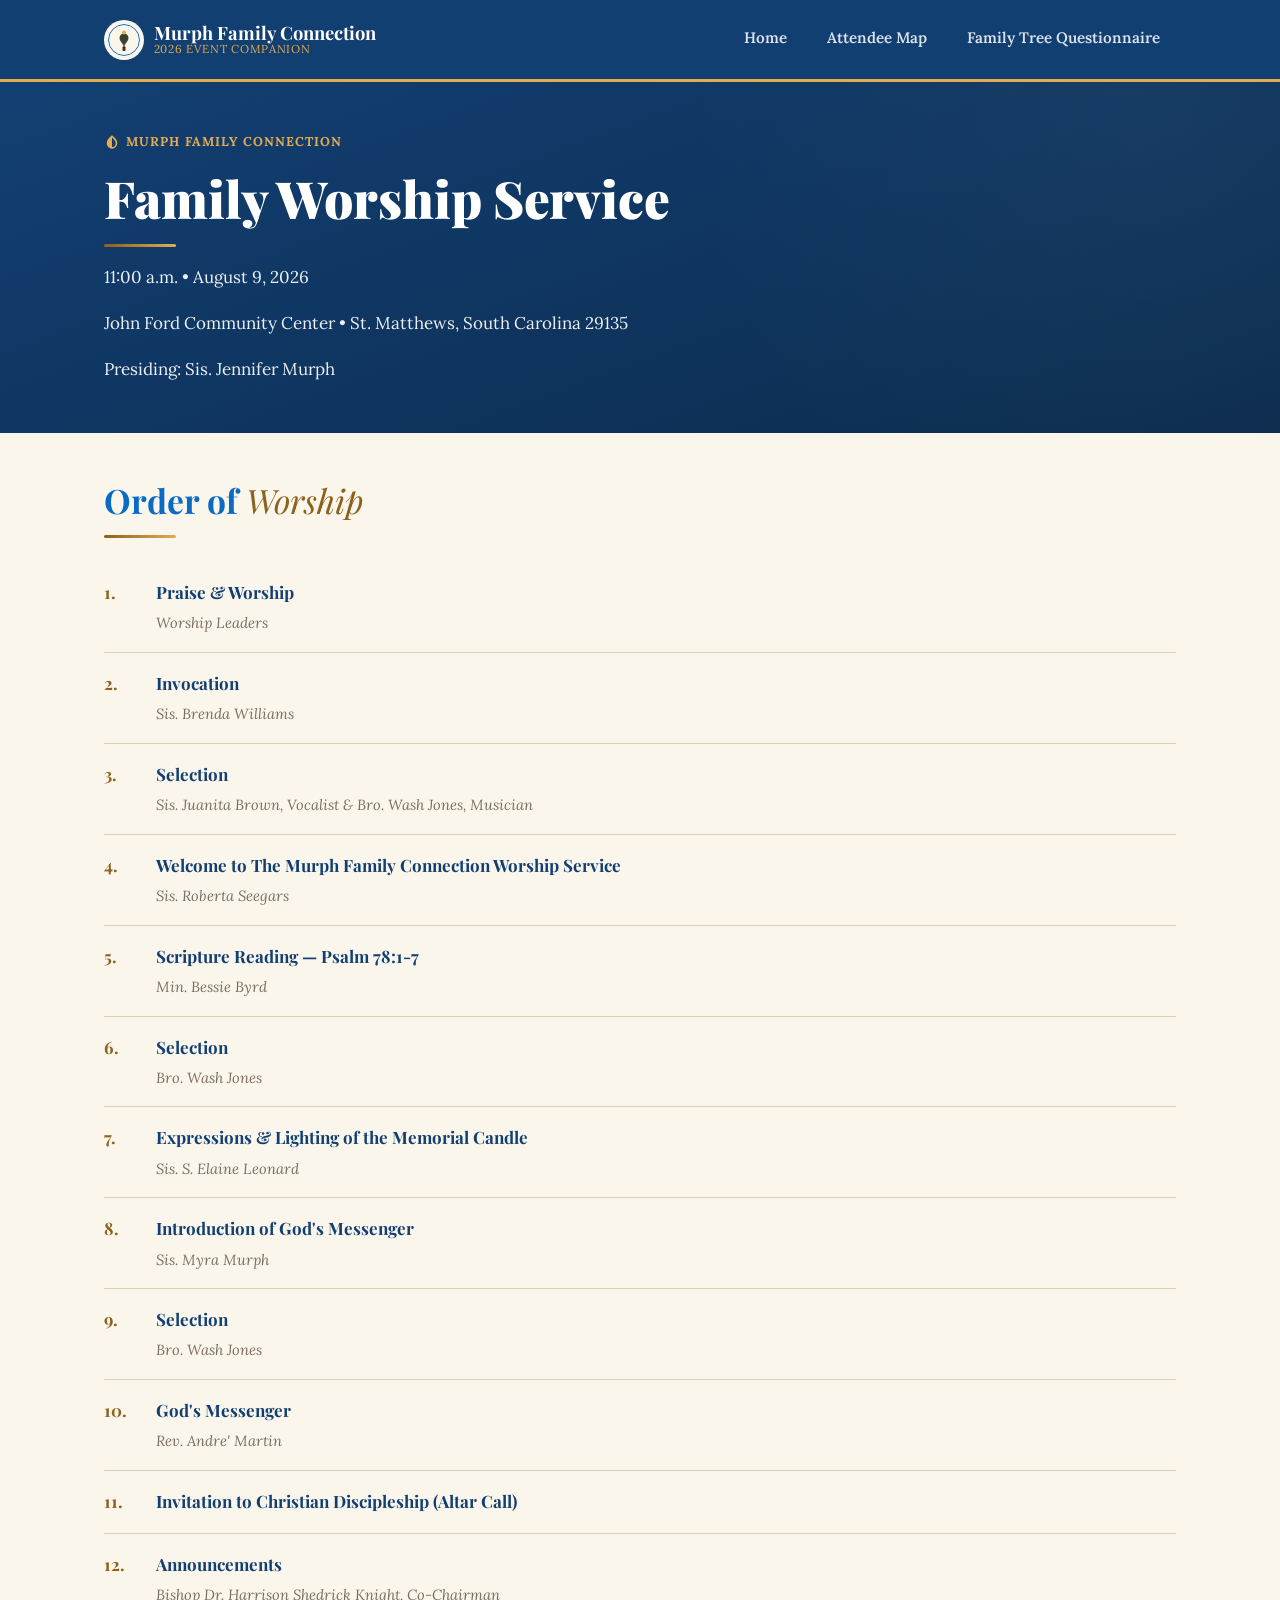
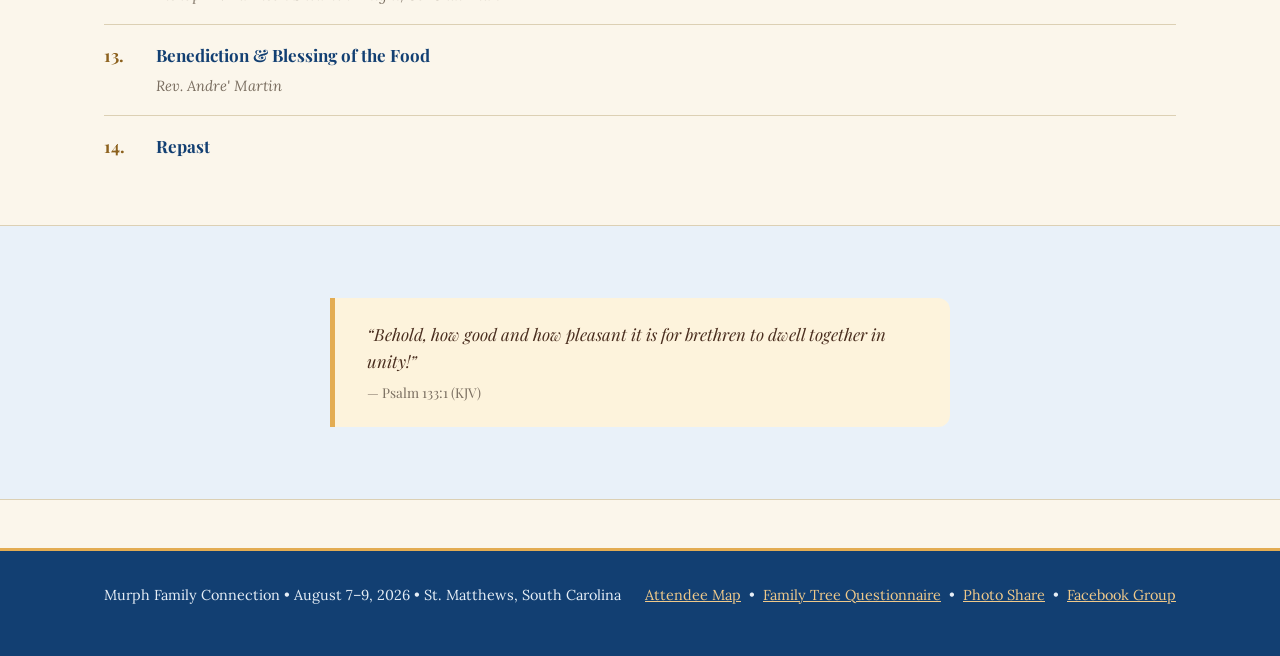
<file: worship-service.html>
<!DOCTYPE html>
<html lang="en">
<head>
<meta charset="UTF-8">
<meta name="viewport" content="width=device-width, initial-scale=1.0">
<title>Family Worship Service — Murph Family Connection 2026</title>
<meta name="description" content="Order of Worship for the 2026 Murph Family Connection Family Worship Service, August 9, 2026 in St. Matthews, South Carolina.">
<link rel="icon" href="assets/images/murph-mark.svg" type="image/svg+xml">
<link rel="preconnect" href="https://fonts.googleapis.com">
<link rel="preconnect" href="https://fonts.gstatic.com" crossorigin>
<link href="https://fonts.googleapis.com/css2?family=Playfair+Display:ital,wght@0,400;0,700;0,900;1,400&family=Lora:ital,wght@0,400;0,600;1,400&display=swap" rel="stylesheet">
<link rel="stylesheet" href="assets/css/styles.css">
</head>
<body>
<a class="skip-link" href="#main">Skip to main content</a>

<div id="site-header"></div>

<main id="main">
<section class="page-header">
<div class="container">
<p class="section-eyebrow">
<svg viewBox="0 0 24 24" fill="currentColor" aria-hidden="true"><path d="M12 2c-4 3-8 7-8 12a8 8 0 0 0 8 8 8 8 0 0 0 8-8c0-5-4-9-8-12zm0 3.2c2.9 2.4 5.5 5.3 5.5 8.8A5.5 5.5 0 0 1 12 19.5V5.2z"/></svg>
Murph Family Connection
</p>
<h1>Family Worship Service</h1>
<hr class="gold-rule gold-rule--left">
<p>11:00 a.m. &bull; August 9, 2026</p>
<p>John Ford Community Center &bull; St. Matthews, South Carolina 29135</p>
<p>Presiding: Sis. Jennifer Murph</p>
</div>
</section>

<section class="section">
<div class="container">
<h2>Order of <em class="accent">Worship</em></h2>
<hr class="gold-rule gold-rule--left">
<ol class="worship-order">
<li>
<span class="worship-order__num">1.</span>
<span class="worship-order__text">
<span class="worship-order__title">Praise &amp; Worship</span>
<span class="worship-order__role">Worship Leaders</span>
</span>
</li>
<li>
<span class="worship-order__num">2.</span>
<span class="worship-order__text">
<span class="worship-order__title">Invocation</span>
<span class="worship-order__role">Sis. Brenda Williams</span>
</span>
</li>
<li>
<span class="worship-order__num">3.</span>
<span class="worship-order__text">
<span class="worship-order__title">Selection</span>
<span class="worship-order__role">Sis. Juanita Brown, Vocalist &amp; Bro. Wash Jones, Musician</span>
</span>
</li>
<li>
<span class="worship-order__num">4.</span>
<span class="worship-order__text">
<span class="worship-order__title">Welcome to The Murph Family Connection Worship Service</span>
<span class="worship-order__role">Sis. Roberta Seegars</span>
</span>
</li>
<li>
<span class="worship-order__num">5.</span>
<span class="worship-order__text">
<span class="worship-order__title">Scripture Reading &mdash; Psalm 78:1-7</span>
<span class="worship-order__role">Min. Bessie Byrd</span>
</span>
</li>
<li>
<span class="worship-order__num">6.</span>
<span class="worship-order__text">
<span class="worship-order__title">Selection</span>
<span class="worship-order__role">Bro. Wash Jones</span>
</span>
</li>
<li>
<span class="worship-order__num">7.</span>
<span class="worship-order__text">
<span class="worship-order__title">Expressions &amp; Lighting of the Memorial Candle</span>
<span class="worship-order__role">Sis. S. Elaine Leonard</span>
</span>
</li>
<li>
<span class="worship-order__num">8.</span>
<span class="worship-order__text">
<span class="worship-order__title">Introduction of God's Messenger</span>
<span class="worship-order__role">Sis. Myra Murph</span>
</span>
</li>
<li>
<span class="worship-order__num">9.</span>
<span class="worship-order__text">
<span class="worship-order__title">Selection</span>
<span class="worship-order__role">Bro. Wash Jones</span>
</span>
</li>
<li>
<span class="worship-order__num">10.</span>
<span class="worship-order__text">
<span class="worship-order__title">God's Messenger</span>
<span class="worship-order__role">Rev. Andre' Martin</span>
</span>
</li>
<li>
<span class="worship-order__num">11.</span>
<span class="worship-order__text">
<span class="worship-order__title">Invitation to Christian Discipleship (Altar Call)</span>
</span>
</li>
<li>
<span class="worship-order__num">12.</span>
<span class="worship-order__text">
<span class="worship-order__title">Announcements</span>
<span class="worship-order__role">Bishop Dr. Harrison Shedrick Knight, Co-Chairman</span>
</span>
</li>
<li>
<span class="worship-order__num">13.</span>
<span class="worship-order__text">
<span class="worship-order__title">Benediction &amp; Blessing of the Food</span>
<span class="worship-order__role">Rev. Andre' Martin</span>
</span>
</li>
<li>
<span class="worship-order__num">14.</span>
<span class="worship-order__text">
<span class="worship-order__title">Repast</span>
</span>
</li>
</ol>
</div>
</section>

<section class="section section--alt">
<div class="container">
<div class="pull-quote">
&ldquo;Behold, how good and how pleasant it is for brethren to dwell together in unity!&rdquo;
<span class="worship-closing__citation">&mdash; Psalm 133:1 (KJV)</span>
</div>
</div>
</section>

</main>

<div id="site-footer"></div>

<script type="module" src="assets/js/pages/worship-service.js"></script>
</body>
</html>
</file>
<file: assets/css/styles.css>
/* ==========================================================================
   Murph Family Connection — Event Companion Site
   Shared design system
   Palette inspired by the 2026 event shirt (not a reproduction of the artwork)
   ========================================================================== */

:root {
  /* Brand palette — sampled directly from the 2026 event shirt photo
     ("Stronger Together"), then lightly calibrated for on-screen contrast.
     See BRAND_GUIDE.html / brand-guide.md for the sampling notes. */
  --color-royal-blue: #0A6BC4;        /* sampled: shirt fabric */
  --color-royal-blue-dark: #123F72;   /* calibrated: AA-safe text/link variant */
  --color-deep-brown: #4A2E1F;        /* sampled: banner-fold shadow, warmed */
  --color-warm-gold: #E3AC52;         /* sampled: leaf + banner gold */
  --color-warm-gold-dark: #8C611D;    /* calibrated: AA-safe text variant of gold */
  --color-warm-gold-light: #EFC98A;   /* tint for subtle backgrounds/hovers */
  --color-forest-green: #38402F;      /* sampled: dark tree-leaf green */
  --color-olive-green: #4B5240;       /* sampled: lighter tree-leaf green */
  --color-ivory: #FBF6EB;
  --color-ivory-alt: #F3EBDA;
  --color-ivory-blue: #E9F1F9;   /* light blue-tinted alt section background (v1.3 blue-led direction) */

  /* Semantic text / surface colors (contrast-checked against ivory) */
  --color-ink: #2E2420;               /* sampled + color-cast-corrected: tree trunk ink */
  --color-ink-soft: #4A4030;
  --color-muted: #7A6E60;
  --color-border: #DCD0B4;
  --color-surface: #FFFFFF;
  --color-focus: #123F72;

  /* Typography — Playfair Display (headings) + Lora (body), loaded from
     Google Fonts in each page <head>. System serif fallbacks keep the site
     readable even if the web fonts fail to load. */
  --font-heading: "Playfair Display", Georgia, "Times New Roman", serif;
  --font-body: "Lora", Georgia, "Times New Roman", serif;

  /* Layout */
  --max-width: 1120px;
  --radius-sm: 6px;
  --radius-md: 12px;
  --radius-lg: 20px;
  --space-1: 0.5rem;
  --space-2: 1rem;
  --space-3: 1.5rem;
  --space-4: 2rem;
  --space-5: 3rem;
  --space-6: 4rem;
  --shadow-sm: 0 1px 3px rgba(42, 33, 23, 0.12);
  --shadow-md: 0 4px 16px rgba(42, 33, 23, 0.14);
}

/* --------------------------------------------------------------------------
   Reset & base
   -------------------------------------------------------------------------- */
*, *::before, *::after { box-sizing: border-box; }

html { scroll-behavior: smooth; }

body {
  margin: 0;
  background-color: var(--color-ivory);
  color: var(--color-ink);
  font-family: var(--font-body);
  font-size: 17px;
  line-height: 1.75;
  -webkit-font-smoothing: antialiased;
}

img, svg { max-width: 100%; display: block; }

h1, h2, h3, h4 {
  font-family: var(--font-heading);
  font-weight: 700;
  color: var(--color-royal-blue);
  line-height: 1.15;
  margin: 0 0 var(--space-2);
}

h1 { font-size: clamp(2.2rem, 4.5vw, 3.2rem); font-weight: 900; color: var(--color-deep-brown); }
h2 { font-size: clamp(1.6rem, 3vw, 2.1rem); }
h3 { font-size: 1.25rem; }

/* Subtle italic emphasis on part of an otherwise-unchanged approved phrase —
   styling only, never used to alter or add to approved wording. */
em.accent { font-style: italic; color: var(--color-warm-gold-dark); font-weight: 400; }

p { margin: 0 0 var(--space-2); }

a { color: var(--color-royal-blue); }
a:hover { color: var(--color-royal-blue-dark); }

/* Visible focus state everywhere — keyboard accessibility */
a:focus-visible,
button:focus-visible,
input:focus-visible,
[tabindex]:focus-visible {
  outline: 3px solid var(--color-focus);
  outline-offset: 2px;
}

.skip-link {
  position: absolute;
  left: -999px;
  top: 0;
  background: var(--color-royal-blue);
  color: #fff;
  padding: 0.75rem 1.25rem;
  z-index: 1000;
  border-radius: 0 0 var(--radius-sm) 0;
}
.skip-link:focus {
  left: 0;
}

/* --------------------------------------------------------------------------
   Layout helpers
   -------------------------------------------------------------------------- */
.container {
  width: 100%;
  max-width: var(--max-width);
  margin: 0 auto;
  padding: 0 var(--space-3);
}

.section {
  padding: var(--space-5) 0;
}

.section--alt {
  background-color: var(--color-ivory-blue);
  border-top: 1px solid var(--color-border);
  border-bottom: 1px solid var(--color-border);
}

/* Blue page-header band — opens the Attendee Map and Family Tree Information
   pages the same way the hero opens the Home page, so every page leads with
   the same confident blue treatment. Body copy, cards, tables, and the form
   stay on ivory/white for readability, per the approved blue-led direction. */
.page-header {
  padding: var(--space-5) 0 var(--space-4);
  /* Same narrow dark-navy range as .hero — verified AA-safe for gold and
     white text at every point on the gradient. */
  background:
    radial-gradient(circle at 90% 10%, rgba(255, 255, 255, 0.035), transparent 40%),
    linear-gradient(160deg, var(--color-royal-blue-dark) 0%, #0C2C4E 100%);
  color: #fff;
}
.page-header .section-eyebrow { color: var(--color-warm-gold); }
.page-header h1 { color: #fff; }
.page-header p { color: rgba(255, 255, 255, 0.92); }
.page-header .gold-rule--left {
  background: linear-gradient(90deg, var(--color-warm-gold-dark), var(--color-warm-gold));
}

/* --------------------------------------------------------------------------
   Natural / heritage-inspired accents
   Subtle motifs drawn from the event shirt (tree, leaves, gold banding) —
   used sparingly as section dividers and accents, never as page backgrounds.
   -------------------------------------------------------------------------- */
.leaf-divider {
  display: flex;
  align-items: center;
  justify-content: center;
  gap: var(--space-2);
  margin: 0 auto;
  max-width: 360px;
  color: var(--color-warm-gold-dark);
}

.leaf-divider__line {
  flex: 1;
  height: 2px;
  background: linear-gradient(90deg, transparent, var(--color-warm-gold), transparent);
  border: none;
}

.leaf-divider__icon {
  width: 22px;
  height: 22px;
  flex-shrink: 0;
  color: var(--color-olive-green);
}

.gold-rule {
  border: none;
  height: 3px;
  width: 72px;
  margin: var(--space-2) auto;
  background: linear-gradient(90deg, var(--color-warm-gold-dark), var(--color-warm-gold));
  border-radius: 999px;
}

.gold-rule--left {
  margin: var(--space-2) 0;
}

.section-eyebrow {
  display: inline-flex;
  align-items: center;
  gap: 0.4rem;
  font-weight: 700;
  letter-spacing: 0.08em;
  text-transform: uppercase;
  color: var(--color-olive-green);
  font-size: 0.8rem;
}

.section-eyebrow svg { width: 16px; height: 16px; }

/* --------------------------------------------------------------------------
   Header / Navigation
   -------------------------------------------------------------------------- */
.site-header {
  background-color: var(--color-royal-blue-dark);
  border-bottom: 3px solid var(--color-warm-gold);
}

.site-header__inner {
  display: flex;
  align-items: center;
  justify-content: space-between;
  gap: var(--space-3);
  padding: var(--space-2) var(--space-3);
  max-width: var(--max-width);
  margin: 0 auto;
  flex-wrap: wrap;
}

.brand {
  display: flex;
  align-items: center;
  gap: 0.6rem;
  text-decoration: none;
  color: #fff;
}

.brand__mark {
  width: 40px;
  height: 40px;
  flex-shrink: 0;
  background-color: var(--color-ivory);
  border-radius: 50%;
  padding: 4px;
}

.brand__text {
  font-family: var(--font-heading);
  font-weight: 700;
  font-size: 1.15rem;
  line-height: 1.1;
  color: #fff;
}

.brand__text span {
  display: block;
  font-family: var(--font-body);
  font-weight: 400;
  font-size: 0.72rem;
  letter-spacing: 0.06em;
  text-transform: uppercase;
  color: var(--color-warm-gold);
}

.main-nav ul {
  list-style: none;
  display: flex;
  gap: var(--space-1);
  margin: 0;
  padding: 0;
}

.main-nav a {
  display: inline-block;
  padding: 0.55rem 1rem;
  border-radius: var(--radius-sm);
  text-decoration: none;
  color: rgba(255, 255, 255, 0.85);
  font-weight: 600;
  font-size: 0.95rem;
}

.main-nav a {
  position: relative;
  border-bottom: 3px solid transparent;
}

.main-nav a:hover {
  background-color: rgba(255, 255, 255, 0.12);
  color: #fff;
}

.main-nav a[aria-current="page"] {
  background-color: rgba(255, 255, 255, 0.14);
  color: #fff;
  font-weight: 700;
  border-bottom-color: var(--color-warm-gold);
}

/* --------------------------------------------------------------------------
   Hero
   -------------------------------------------------------------------------- */
.hero {
  padding: var(--space-6) 0 var(--space-5);
  text-align: center;
  color: #fff;
  /* Deliberately stays within a narrow dark-navy range (never the lighter
     royal blue) so gold and white text keep AA contrast everywhere on the
     gradient, at every breakpoint — verified programmatically. */
  background:
    radial-gradient(circle at 90% 8%, rgba(255, 255, 255, 0.035), transparent 40%),
    radial-gradient(circle at 8% 92%, rgba(255, 255, 255, 0.035), transparent 40%),
    linear-gradient(165deg, var(--color-royal-blue-dark) 0%, #0C2C4E 100%);
}

.hero__eyebrow {
  font-weight: 700;
  letter-spacing: 0.08em;
  text-transform: uppercase;
  color: var(--color-warm-gold);
  font-size: 0.85rem;
  margin-bottom: var(--space-1);
}

.hero h1 { color: #fff; }
.hero em.accent { color: var(--color-warm-gold); }

.hero .leaf-divider__icon { color: var(--color-warm-gold); }
.hero .leaf-divider__line { background: linear-gradient(90deg, transparent, rgba(227, 172, 82, 0.85), transparent); }

.hero__subtitle {
  font-size: 1.15rem;
  color: rgba(255, 255, 255, 0.92);
  font-weight: 600;
  margin-bottom: var(--space-3);
}

.hero__body {
  max-width: 680px;
  margin: 0 auto var(--space-4);
  font-size: 1.05rem;
  color: rgba(255, 255, 255, 0.9);
}

/* Compact event snapshot on the home hero — a darker "frosted" panel nested
   inside the blue hero, gold numbers, white labels. */
.hero-stats {
  display: flex;
  justify-content: center;
  flex-wrap: wrap;
  border: 1px solid rgba(255, 255, 255, 0.22);
  border-radius: var(--radius-md);
  overflow: hidden;
  background-color: rgba(9, 33, 58, 0.32);
  max-width: 620px;
  margin: 0 auto var(--space-3);
}

.hero-stat {
  flex: 1 1 140px;
  padding: var(--space-3) var(--space-3);
  text-align: center;
  border-right: 1px solid rgba(255, 255, 255, 0.18);
}

.hero-stat:last-child { border-right: none; }

.hero-stat__num {
  display: block;
  font-family: var(--font-heading);
  font-weight: 900;
  font-size: clamp(1.9rem, 3.5vw, 2.6rem);
  color: var(--color-warm-gold);
  line-height: 1;
}

.hero-stat__lbl {
  display: block;
  font-size: 0.7rem;
  text-transform: uppercase;
  letter-spacing: 0.08em;
  color: rgba(255, 255, 255, 0.85);
  margin-top: 0.35rem;
}

/* "Stronger Together" — the shirt's own motto, used as a small badge */
.motto-badge {
  display: inline-block;
  margin: var(--space-2) 0 0;
  font-family: var(--font-heading);
  font-size: 0.8rem;
  font-weight: 700;
  letter-spacing: 0.22em;
  text-transform: uppercase;
  color: var(--color-warm-gold);
  padding: 0.5rem 1.25rem;
  border: 1px solid var(--color-warm-gold);
  border-radius: 999px;
}

/* Give the hero's CTA buttons a touch more separation from the now-blue
   background behind them. */
.hero .big-button { border-color: rgba(255, 255, 255, 0.25); }

/* --------------------------------------------------------------------------
   Buttons
   -------------------------------------------------------------------------- */
.button-row {
  display: flex;
  flex-wrap: wrap;
  gap: var(--space-3);
  justify-content: center;
  margin-top: var(--space-3);
}

.big-button {
  display: flex;
  flex-direction: column;
  align-items: center;
  justify-content: center;
  gap: 0.4rem;
  min-width: 260px;
  padding: var(--space-4) var(--space-4);
  border-radius: var(--radius-lg);
  text-decoration: none;
  font-family: var(--font-heading);
  font-weight: 700;
  font-size: 1.3rem;
  color: #fff;
  box-shadow: var(--shadow-md);
  border: 2px solid transparent;
  transition: transform 0.15s ease, box-shadow 0.15s ease;
}

.big-button:hover,
.big-button:focus-visible {
  transform: translateY(-3px);
  box-shadow: 0 8px 22px rgba(42, 33, 23, 0.22);
}

.big-button__icon { font-size: 2.1rem; }

.big-button--map {
  background-color: var(--color-royal-blue);
}
.big-button--map:hover { background-color: var(--color-royal-blue-dark); }

.big-button--tree {
  background-color: var(--color-royal-blue-dark);
}
.big-button--tree:hover { background-color: #0C2C4E; }

.btn {
  display: inline-block;
  padding: 0.6rem 1.2rem;
  border-radius: var(--radius-sm);
  background-color: var(--color-royal-blue);
  color: #fff;
  text-decoration: none;
  font-weight: 600;
  border: none;
  cursor: pointer;
}
.btn:hover { background-color: var(--color-royal-blue-dark); color: #fff; }

.btn--outline {
  background-color: transparent;
  color: var(--color-royal-blue-dark);
  border: 2px solid var(--color-royal-blue);
}
.btn--outline:hover { background-color: var(--color-royal-blue); color: #fff; }

/* --------------------------------------------------------------------------
   Cards / panels
   -------------------------------------------------------------------------- */
.card {
  background-color: var(--color-surface);
  border: 1px solid var(--color-border);
  border-radius: var(--radius-md);
  padding: var(--space-3);
  box-shadow: var(--shadow-sm);
}

.card h3 {
  color: var(--color-forest-green);
  margin-bottom: 0.4rem;
}

.panel-grid {
  display: grid;
  gap: var(--space-3);
  grid-template-columns: repeat(auto-fit, minmax(260px, 1fr));
}

/* Stat tiles */
.stat-grid {
  display: grid;
  gap: var(--space-2);
  grid-template-columns: repeat(auto-fit, minmax(160px, 1fr));
  margin-top: var(--space-3);
}

.stat-tile {
  /* Same AA-verified dark-navy range as .hero/.page-header — never the
     lighter royal blue, so the gold value and white label stay legible
     everywhere on the card. */
  background: linear-gradient(165deg, var(--color-royal-blue-dark) 0%, #0C2C4E 100%);
  border: none;
  border-top: 5px solid var(--color-warm-gold);
  border-radius: var(--radius-md);
  padding: var(--space-4) var(--space-2) var(--space-3);
  text-align: center;
  box-shadow: var(--shadow-sm);
  transition: transform 0.15s ease, box-shadow 0.15s ease;
}

.stat-tile:hover {
  transform: translateY(-3px);
  box-shadow: var(--shadow-md);
}

.stat-tile__value {
  font-family: var(--font-heading);
  font-size: clamp(2.2rem, 4vw, 2.75rem);
  font-weight: 900;
  color: var(--color-warm-gold);
  display: block;
  line-height: 1;
  margin-bottom: 0.5rem;
}

.stat-tile__label {
  font-size: 0.72rem;
  color: rgba(255, 255, 255, 0.88);
  font-weight: 700;
  text-transform: uppercase;
  letter-spacing: 0.07em;
}

/* Highlights list */
.highlight-list {
  list-style: none;
  margin: var(--space-3) 0 0;
  padding: 0;
  display: grid;
  gap: var(--space-2);
}

.highlight-list li {
  display: flex;
  gap: 1rem;
  align-items: flex-start;
  background-color: #EBF4FF;
  border-left: 5px solid var(--color-warm-gold);
  border-radius: 0 var(--radius-md) var(--radius-md) 0;
  padding: var(--space-2) var(--space-3);
}

.highlight-list .hi-ico {
  font-size: 1.35rem;
  line-height: 1.3;
  flex-shrink: 0;
}

.highlight-list .hi-txt {
  font-size: 0.95rem;
  line-height: 1.65;
}

.highlight-list strong { color: var(--color-royal-blue-dark); }

/* Pull quote — used sparingly for a single moment of warmth per page */
.pull-quote {
  margin: var(--space-3) auto;
  padding: 1.4rem 1.75rem 1.4rem 2rem;
  max-width: 620px;
  border-left: 5px solid var(--color-warm-gold);
  background-color: var(--color-warm-gold-light);
  background-color: #FDF3DC;
  border-radius: 0 var(--radius-md) var(--radius-md) 0;
  font-family: var(--font-heading);
  font-size: 1.05rem;
  font-style: italic;
  color: var(--color-deep-brown);
  line-height: 1.6;
}

/* Data note box */
.notes-box {
  background-color: var(--color-surface);
  border: 1.5px solid var(--color-border);
  border-radius: var(--radius-md);
  padding: var(--space-3) var(--space-4);
  margin-top: var(--space-3);
}

.notes-box h3 {
  font-size: 1.05rem;
  color: var(--color-royal-blue);
  padding-bottom: 0.75rem;
  border-bottom: 2px solid var(--color-warm-gold);
  margin-bottom: var(--space-2);
}

.notes-dl {
  display: grid;
  grid-template-columns: auto 1fr;
  gap: 0.5rem 1.5rem;
  font-size: 0.88rem;
  margin-bottom: var(--space-2);
}

.notes-dl dt { color: var(--color-muted); font-style: italic; }
.notes-dl dd { color: var(--color-ink); font-weight: 700; margin: 0; }

.notes-prose {
  font-size: 0.92rem;
  line-height: 1.75;
  color: var(--color-ink-soft);
}

.notes-prose strong { color: var(--color-ink); }

/* Rank pills + share bars, used in the Community Rankings table */
.rpill {
  display: inline-flex;
  align-items: center;
  justify-content: center;
  width: 24px;
  height: 24px;
  border-radius: 50%;
  font-size: 0.7rem;
  font-weight: 700;
  color: #fff;
  background-color: var(--color-royal-blue);
  flex-shrink: 0;
}

.rpill.rpill--gold {
  background-color: var(--color-warm-gold);
  color: var(--color-deep-brown);
}

.bar-wrap {
  display: flex;
  align-items: center;
  gap: 0.5rem;
}

.bar-track {
  height: 6px;
  background-color: var(--color-border);
  border-radius: 3px;
  flex: 1;
  overflow: hidden;
}

.bar-fill {
  height: 100%;
  background-color: var(--color-royal-blue);
  border-radius: 3px;
}

.bar-pct {
  font-size: 0.7rem;
  color: var(--color-muted);
  white-space: nowrap;
}

/* --------------------------------------------------------------------------
   Maps
   -------------------------------------------------------------------------- */
.map-panel {
  margin-top: var(--space-3);
}

.map-frame {
  background-color: var(--color-surface);
  border: 2px solid var(--color-royal-blue);
  border-top: 4px solid var(--color-warm-gold);
  border-radius: var(--radius-md);
  overflow: hidden;
  box-shadow: var(--shadow-md);
  position: relative;
}

.leaflet-map {
  width: 100%;
  height: 440px;
}

.leaflet-map.leaflet-map--tall { height: 520px; }

.map-legend {
  display: flex;
  align-items: center;
  gap: 0.5rem;
  font-size: 0.85rem;
  color: var(--color-ink-soft);
  margin-top: var(--space-1);
  font-style: italic;
}

/* Leaflet popup theming to match the site */
.leaflet-popup-content-wrapper {
  background-color: var(--color-surface) !important;
  border: 1.5px solid var(--color-border) !important;
  border-radius: var(--radius-md) !important;
  box-shadow: var(--shadow-md) !important;
}
.leaflet-popup-tip { background-color: var(--color-surface) !important; }
.leaflet-popup-content {
  font-family: var(--font-body) !important;
  font-size: 0.85rem !important;
  color: var(--color-ink) !important;
  line-height: 1.55 !important;
  margin: 10px 12px !important;
}
.map-popup__title {
  font-family: var(--font-heading);
  font-size: 1rem;
  font-weight: 700;
  color: var(--color-royal-blue);
  margin-bottom: 2px;
}
.map-popup__count { color: var(--color-forest-green); font-weight: 600; }
.map-popup__state { color: var(--color-muted); font-size: 0.78rem; }

.map-marker-label {
  font-family: var(--font-body);
  font-size: 11px;
  font-weight: 600;
  color: var(--color-royal-blue-dark);
  background-color: rgba(251, 246, 235, 0.92);
  padding: 1px 6px;
  border-radius: 3px;
  white-space: nowrap;
}

.map-loading,
.map-error {
  padding: var(--space-4);
  text-align: center;
  color: var(--color-ink-soft);
}

.map-error {
  color: #7A2E2E;
  background-color: #FBEDEA;
}

.map-error a { color: var(--color-royal-blue-dark); font-weight: 600; }

/* --------------------------------------------------------------------------
   Tables
   -------------------------------------------------------------------------- */
.data-table {
  width: 100%;
  border-collapse: collapse;
  background-color: var(--color-surface);
  border-radius: var(--radius-md);
  overflow: hidden;
  box-shadow: var(--shadow-sm);
}

.data-table caption {
  caption-side: top;
  text-align: left;
  font-family: var(--font-heading);
  font-weight: 700;
  font-size: 1rem;
  color: var(--color-royal-blue);
  padding-bottom: 0.6rem;
  border-bottom: 3px solid var(--color-warm-gold);
  margin-bottom: 0.4rem;
}

.data-table th,
.data-table td {
  text-align: left;
  padding: 0.65rem 1rem;
  border-bottom: 1px solid var(--color-border);
}

.data-table th {
  background-color: var(--color-royal-blue);
  color: #fff;
  font-weight: 600;
  font-size: 0.75rem;
  text-transform: uppercase;
  letter-spacing: 0.05em;
}

.data-table tbody tr:nth-child(even) { background-color: var(--color-ivory-alt); }
.data-table tbody tr:hover { background-color: #F0E6C8; }
.data-table tbody tr.is-highlighted td:first-child {
  font-weight: 700;
  color: var(--color-forest-green);
}

/* --------------------------------------------------------------------------
   Family Tree Information page
   -------------------------------------------------------------------------- */
.intro-copy {
  max-width: 720px;
  margin: 0 auto;
  text-align: center;
}

.form-embed-wrap {
  max-width: 760px;
  margin: var(--space-4) auto 0;
  background-color: var(--color-surface);
  border: 1.5px solid var(--color-border);
  border-top: 5px solid var(--color-warm-gold);
  border-radius: var(--radius-md);
  padding: var(--space-2);
  box-shadow: var(--shadow-md);
  /* Prevent the embed from ever forcing horizontal scroll on narrow screens */
  overflow-x: hidden;
  max-width: min(760px, 100%);
}

.form-embed-wrap iframe {
  display: block;
  width: 100%;
  max-width: 100%;
  min-height: 1400px;
  border: none;
  border-radius: var(--radius-sm);
}

.form-fallback {
  text-align: center;
  margin-top: var(--space-3);
  font-size: 0.85rem;
  color: var(--color-ink-soft);
  line-height: 2;
}

/* --------------------------------------------------------------------------
   Footer
   -------------------------------------------------------------------------- */
.site-footer {
  background-color: var(--color-royal-blue-dark);
  color: #E6EEF6;
  padding: var(--space-4) 0;
  margin-top: var(--space-5);
  border-top: 3px solid var(--color-warm-gold);
}

.site-footer .container {
  display: flex;
  flex-wrap: wrap;
  justify-content: space-between;
  gap: var(--space-2);
  font-size: 0.9rem;
}

.site-footer a { color: var(--color-warm-gold-light); }

.site-footer__links {
  display: flex;
  align-items: center;
  gap: 0.5rem;
  flex-wrap: wrap;
}

/* --------------------------------------------------------------------------
   Brand Guide page
   -------------------------------------------------------------------------- */
.swatch-grid {
  display: grid;
  gap: var(--space-3);
  grid-template-columns: repeat(auto-fit, minmax(190px, 1fr));
  margin-top: var(--space-3);
}

.swatch {
  border-radius: var(--radius-md);
  overflow: hidden;
  border: 1px solid var(--color-border);
  box-shadow: var(--shadow-sm);
  background-color: var(--color-surface);
}

.swatch__chip {
  height: 90px;
}

.swatch__meta {
  padding: 0.6rem 0.9rem;
}

.swatch__name {
  font-weight: 700;
  display: block;
}

.swatch__hex {
  font-family: ui-monospace, SFMono-Regular, Menlo, Consolas, monospace;
  font-size: 0.85rem;
  color: var(--color-ink-soft);
}

.swatch__note {
  font-size: 0.8rem;
  color: var(--color-ink-soft);
  margin-top: 0.2rem;
}

.type-sample {
  margin-bottom: var(--space-2);
}

.type-sample__label {
  font-family: ui-monospace, SFMono-Regular, Menlo, Consolas, monospace;
  font-size: 0.78rem;
  color: var(--color-olive-green);
  text-transform: uppercase;
  letter-spacing: 0.05em;
  display: block;
  margin-bottom: 0.15rem;
}

.spacing-scale {
  display: flex;
  align-items: flex-end;
  gap: var(--space-2);
  flex-wrap: wrap;
  margin-top: var(--space-2);
}

.spacing-scale__item { text-align: center; font-size: 0.78rem; color: var(--color-ink-soft); }

.spacing-scale__bar {
  background-color: var(--color-royal-blue);
  width: 24px;
  border-radius: 3px;
  margin: 0 auto 0.3rem;
}

.principle-grid {
  display: grid;
  gap: var(--space-3);
  grid-template-columns: repeat(auto-fit, minmax(220px, 1fr));
  margin-top: var(--space-3);
}

.icon-sample-row {
  display: flex;
  gap: var(--space-4);
  flex-wrap: wrap;
  align-items: center;
  margin-top: var(--space-2);
}

.icon-sample {
  display: flex;
  flex-direction: column;
  align-items: center;
  gap: 0.4rem;
  font-size: 0.8rem;
  color: var(--color-ink-soft);
}

.icon-sample svg {
  width: 32px;
  height: 32px;
  color: var(--color-olive-green);
}

/* --------------------------------------------------------------------------
   Responsive
   -------------------------------------------------------------------------- */
@media (max-width: 640px) {
  .site-header__inner { flex-direction: column; align-items: flex-start; }
  .main-nav ul { flex-wrap: wrap; }
  .hero { padding: var(--space-5) 0 var(--space-4); }
  .big-button { width: 100%; min-width: 0; }
  .form-embed-wrap iframe { min-height: 1600px; }
}

/* --------------------------------------------------------------------------
   Reduced motion
   -------------------------------------------------------------------------- */
@media (prefers-reduced-motion: reduce) {
  * { transition: none !important; scroll-behavior: auto !important; }
}


/* --------------------------------------------------------------------------
Family Tree Questionnaire — Preview Card
Built entirely from existing tokens (color, type, radius, shadow, spacing).
-------------------------------------------------------------------------- */
.preview-card {
  max-width: 760px;
  margin: 0 auto;
  background-color: var(--color-surface);
  border: 1.5px solid var(--color-border);
  border-top: 5px solid var(--color-warm-gold);
  border-radius: var(--radius-md);
  padding: var(--space-4);
  box-shadow: var(--shadow-md);
}

.preview-card__intro { text-align: center; margin-bottom: var(--space-4); }
.preview-card__lede { font-style: italic; color: var(--color-ink-soft); margin: 0; font-size: 1.05rem; }

.preview-card__section {
  padding-top: var(--space-3);
  margin-top: var(--space-3);
  border-top: 1px solid var(--color-border);
}
.preview-card__intro + .preview-card__section { border-top: none; margin-top: 0; padding-top: 0; }
.preview-card__section h2 {
  color: var(--color-forest-green);
  font-size: 1rem;
  text-transform: uppercase;
  letter-spacing: 0.05em;
  margin-bottom: var(--space-2);
}

.preview-field-grid {
  display: grid;
  gap: var(--space-3) var(--space-4);
  grid-template-columns: repeat(2, minmax(0, 1fr));
}
.preview-field--wide { grid-column: 1 / -1; }

.preview-field__label {
  display: block;
  font-size: 0.8rem;
  font-weight: 600;
  color: var(--color-muted);
  text-transform: uppercase;
  letter-spacing: 0.04em;
  margin-bottom: 0.4rem;
}
.preview-field__optional { font-style: italic; font-weight: 400; text-transform: none; color: var(--color-muted); }

.preview-field__line { display: block; height: 0; border-bottom: 1.5px solid var(--color-border); }
.preview-field__line--tall { height: 2.5rem; border: 1.5px solid var(--color-border); border-radius: var(--radius-sm); }

.preview-permission { display: flex; align-items: flex-start; gap: 0.75rem; cursor: default; }
.preview-permission input[type="checkbox"] {
  margin-top: 0.25rem; width: 18px; height: 18px; flex-shrink: 0;
  accent-color: var(--color-royal-blue);
}
.preview-permission span { font-size: 0.92rem; color: var(--color-ink-soft); line-height: 1.6; }

.preview-card__footnote {
  text-align: center;
  font-size: 0.85rem;
  font-style: italic;
  color: var(--color-muted);
  margin: var(--space-4) 0 0;
}

.section-divider { max-width: 760px; margin: var(--space-4) auto var(--space-2); text-align: center; }
.section-divider .leaf-divider { margin-bottom: var(--space-2); }
.leaf-divider__arrow { font-size: 22px; line-height: 1; color: var(--color-warm-gold-dark); }
.section-divider__text { font-size: 0.92rem; color: var(--color-ink-soft); margin: 0; }
.section-divider__text strong {
  display: block;
  font-family: var(--font-heading);
  font-size: 1.05rem;
  color: var(--color-royal-blue-dark);
  margin-bottom: 0.2rem;
}

@media (max-width: 640px) {
  .preview-field-grid { grid-template-columns: 1fr; }
}

/* --------------------------------------------------------------------------
   Stay Connected (Photo Share + Facebook) — v1.5.1 / v1.5.3
   -------------------------------------------------------------------------- */
.stay-connected__grid {
  margin-top: var(--space-3);
}

.stay-connected__card {
  display: flex;
  flex-direction: column;
  align-items: flex-start;
  gap: var(--space-2);
}

.stay-connected__card .btn {
  margin-top: auto;
}

.stay-connected__title {
  display: flex;
  align-items: center;
  gap: 0.5rem;
  color: var(--color-forest-green);
}

.stay-connected__icon {
  color: var(--color-royal-blue);
  flex-shrink: 0;
}

.stay-connected__btn {
  display: inline-flex;
  align-items: center;
  gap: 0.4rem;
  margin-top: var(--space-2);
}

/* --------------------------------------------------------------------------
2026 Connection Resources — v1.5.2
-------------------------------------------------------------------------- */
.connection-resources__card {
display: flex;
flex-direction: column;
align-items: flex-start;
gap: var(--space-2);
}

.connection-resources__card .btn {
margin-top: auto;
}

/* Schedule of Activities — timeline-style cards */
.timeline {
display: flex;
flex-direction: column;
gap: var(--space-3);
margin-top: var(--space-3);
}

.timeline-item {
display: flex;
gap: var(--space-3);
background-color: var(--color-surface);
border: 1px solid var(--color-border);
border-radius: var(--radius-md);
box-shadow: var(--shadow-sm);
padding: var(--space-3);
}

.timeline-item__time {
flex-shrink: 0;
min-width: 132px;
font-family: var(--font-heading);
font-weight: 700;
color: var(--color-royal-blue-dark);
border-right: 2px solid var(--color-warm-gold);
padding-right: var(--space-3);
}

.timeline-item__title {
margin: 0 0 0.35rem;
color: var(--color-forest-green);
}

.timeline-item__location {
margin: 0.5rem 0 0;
color: var(--color-muted);
font-size: 0.92rem;
line-height: 1.6;
}

.timeline-item__note {
margin: 0.5rem 0 0;
font-size: 0.92rem;
}

.timeline-item__note--emphasis {
font-weight: 700;
color: var(--color-warm-gold-dark);
}

@media (max-width: 640px) {
.timeline-item {
flex-direction: column;
gap: var(--space-1);
}
.timeline-item__time {
border-right: none;
border-bottom: 2px solid var(--color-warm-gold);
padding-right: 0;
padding-bottom: 0.5rem;
min-width: 0;
}
}

.notes-list {
margin: 0;
padding-left: 1.2rem;
}
.notes-list li {
margin-bottom: var(--space-2);
}
.notes-list li:last-child {
margin-bottom: 0;
}

/* Family Worship Service — formal program layout */
.worship-order {
list-style: none;
margin: var(--space-3) 0 0;
padding: 0;
}

.worship-order li {
display: flex;
gap: var(--space-3);
padding: var(--space-2) 0;
border-bottom: 1px solid var(--color-border);
}

.worship-order li:last-child {
border-bottom: none;
}

.worship-order__num {
flex-shrink: 0;
min-width: 1.75rem;
font-family: var(--font-heading);
font-weight: 700;
color: var(--color-warm-gold-dark);
}

.worship-order__text {
display: flex;
flex-direction: column;
}

.worship-order__title {
font-family: var(--font-heading);
font-weight: 700;
color: var(--color-royal-blue-dark);
}

.worship-order__role {
font-style: italic;
color: var(--color-muted);
font-size: 0.92rem;
margin-top: 0.15rem;
}

.pull-quote .worship-closing__citation {
display: block;
font-style: normal;
font-size: 0.85rem;
color: var(--color-muted);
margin-top: 0.5rem;
}
</file>
